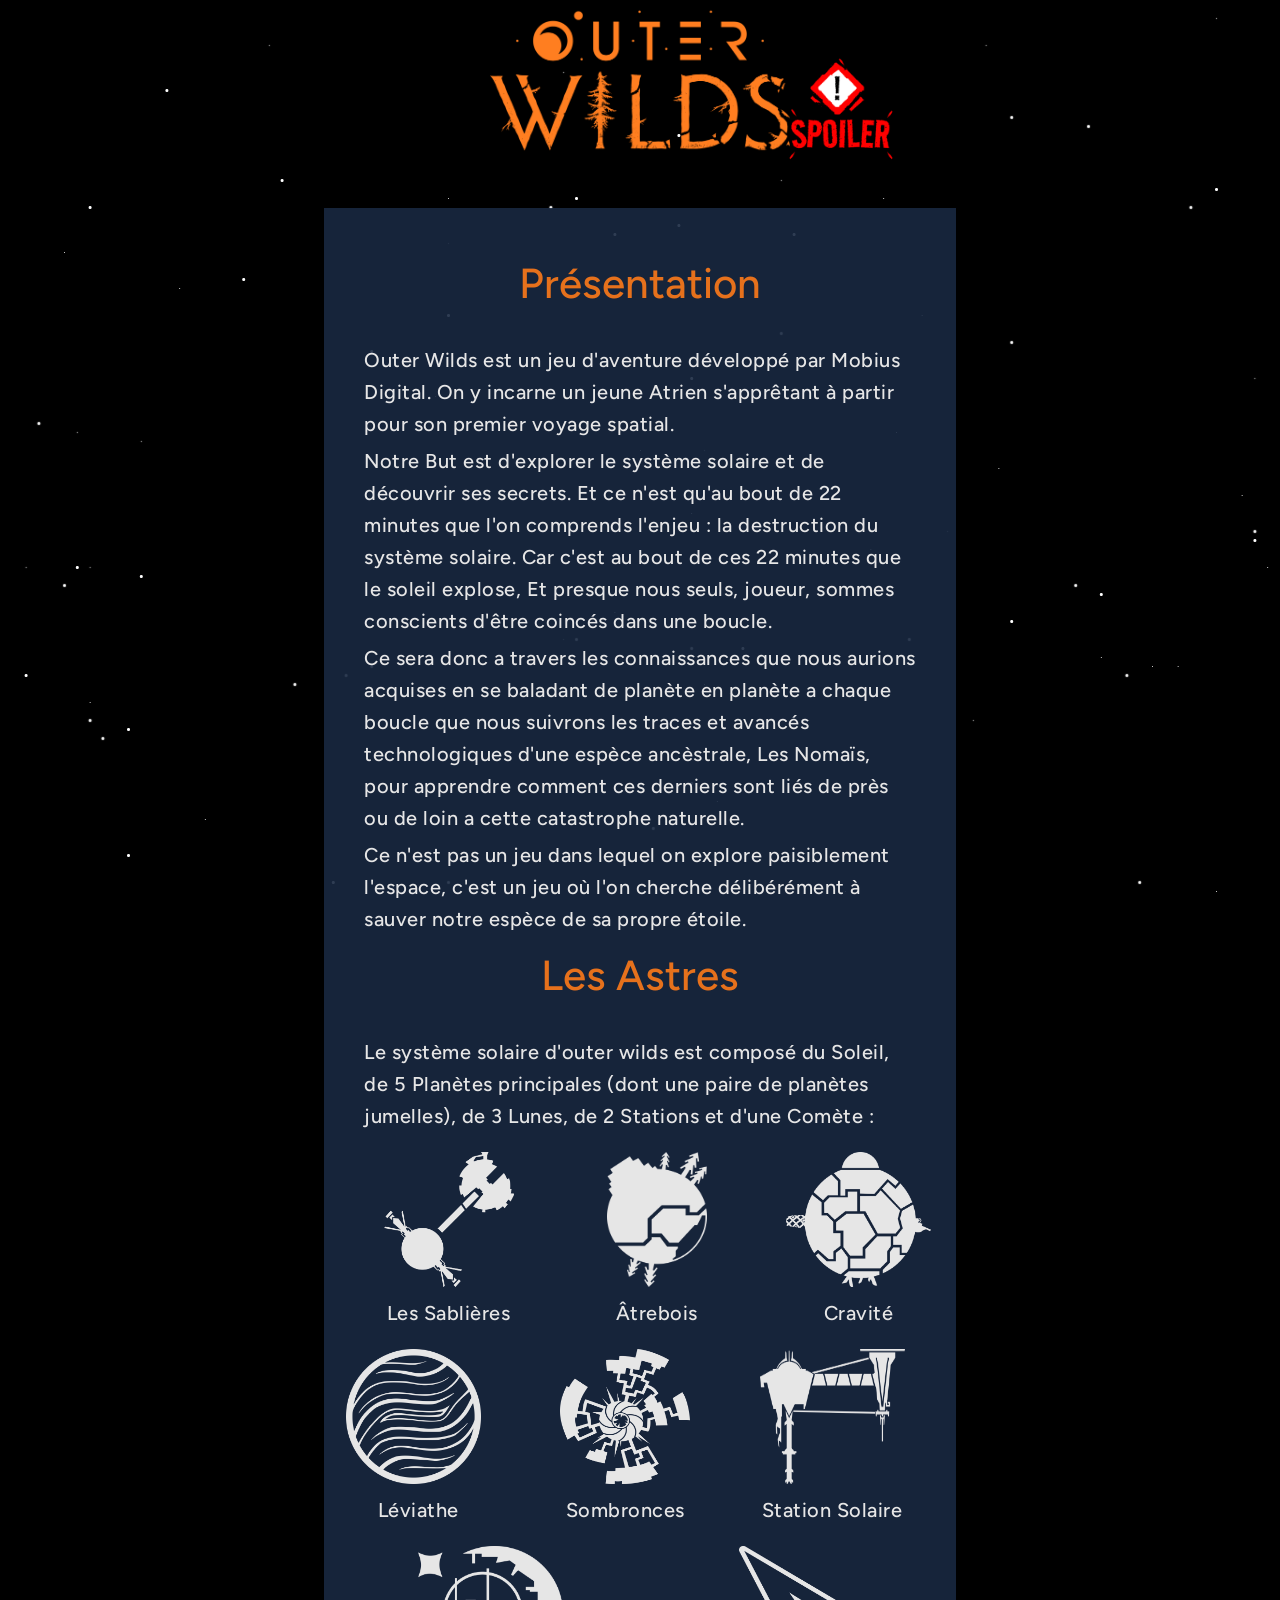
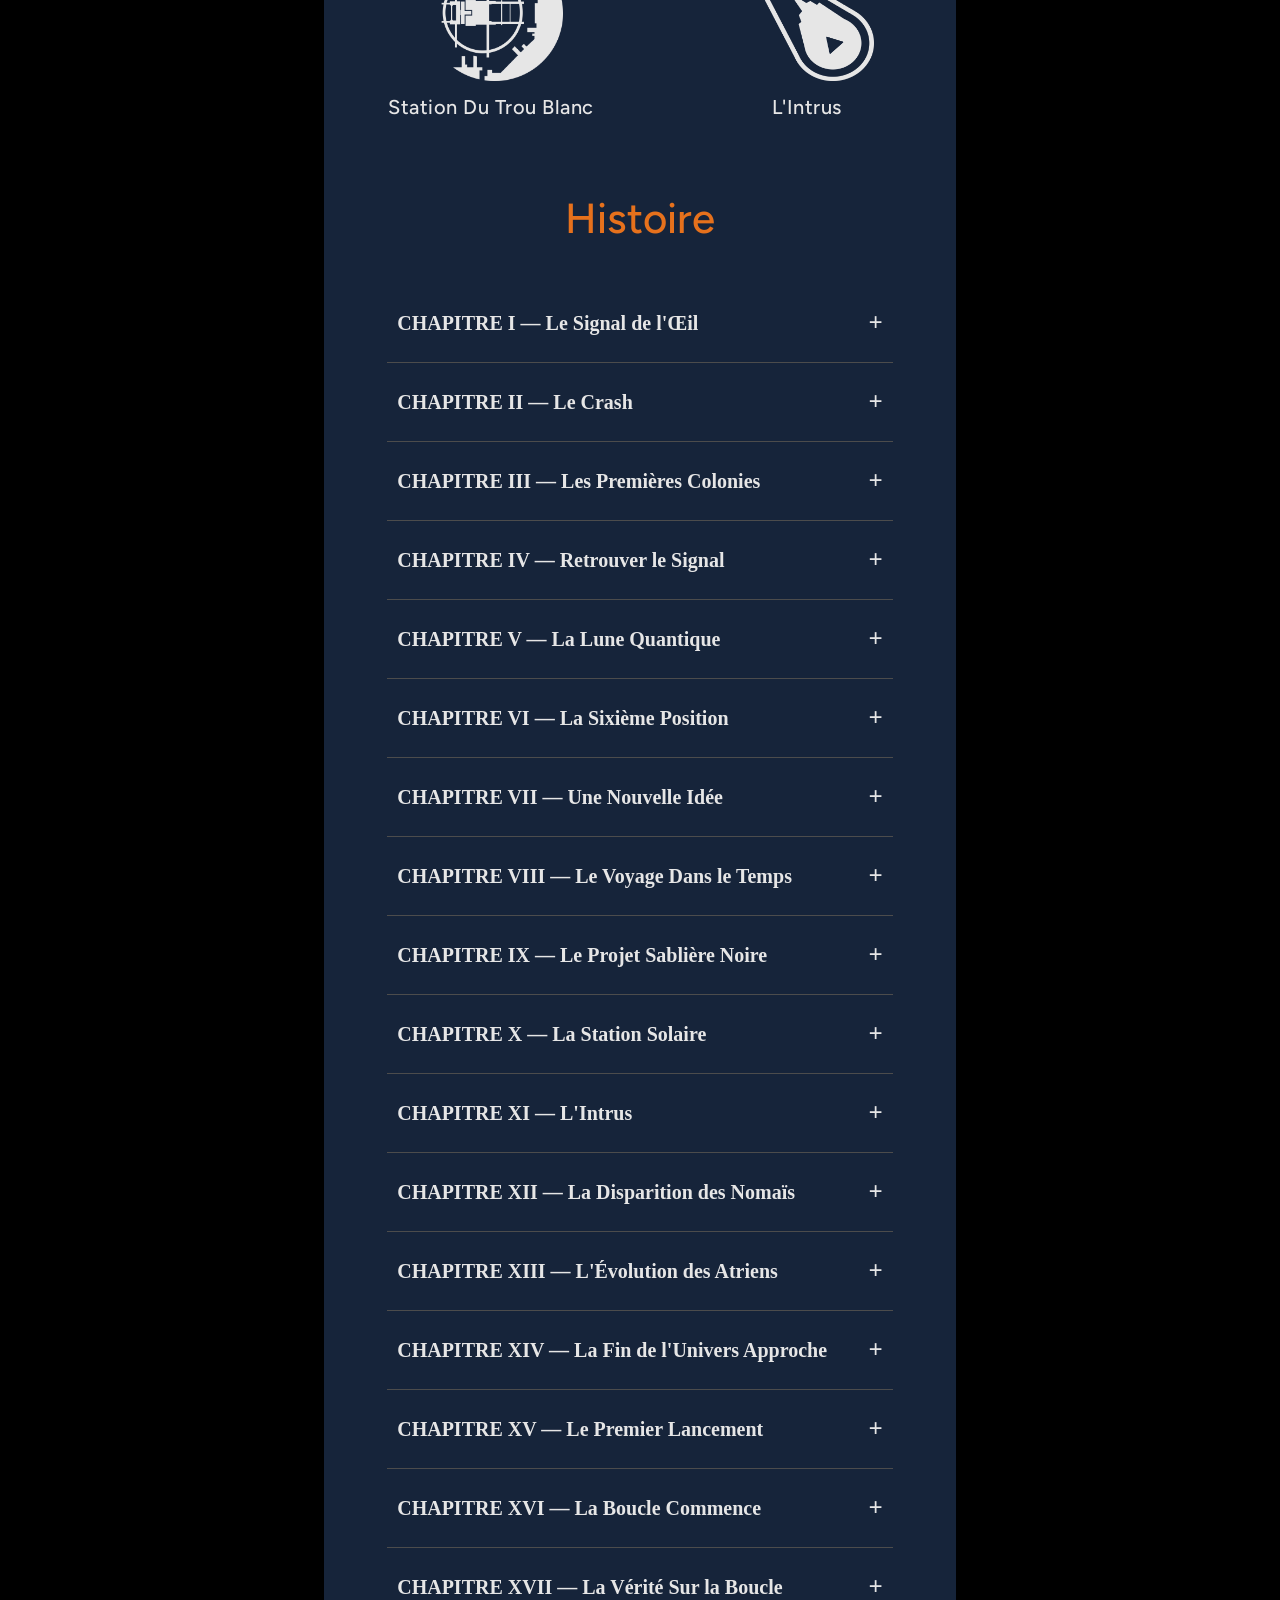
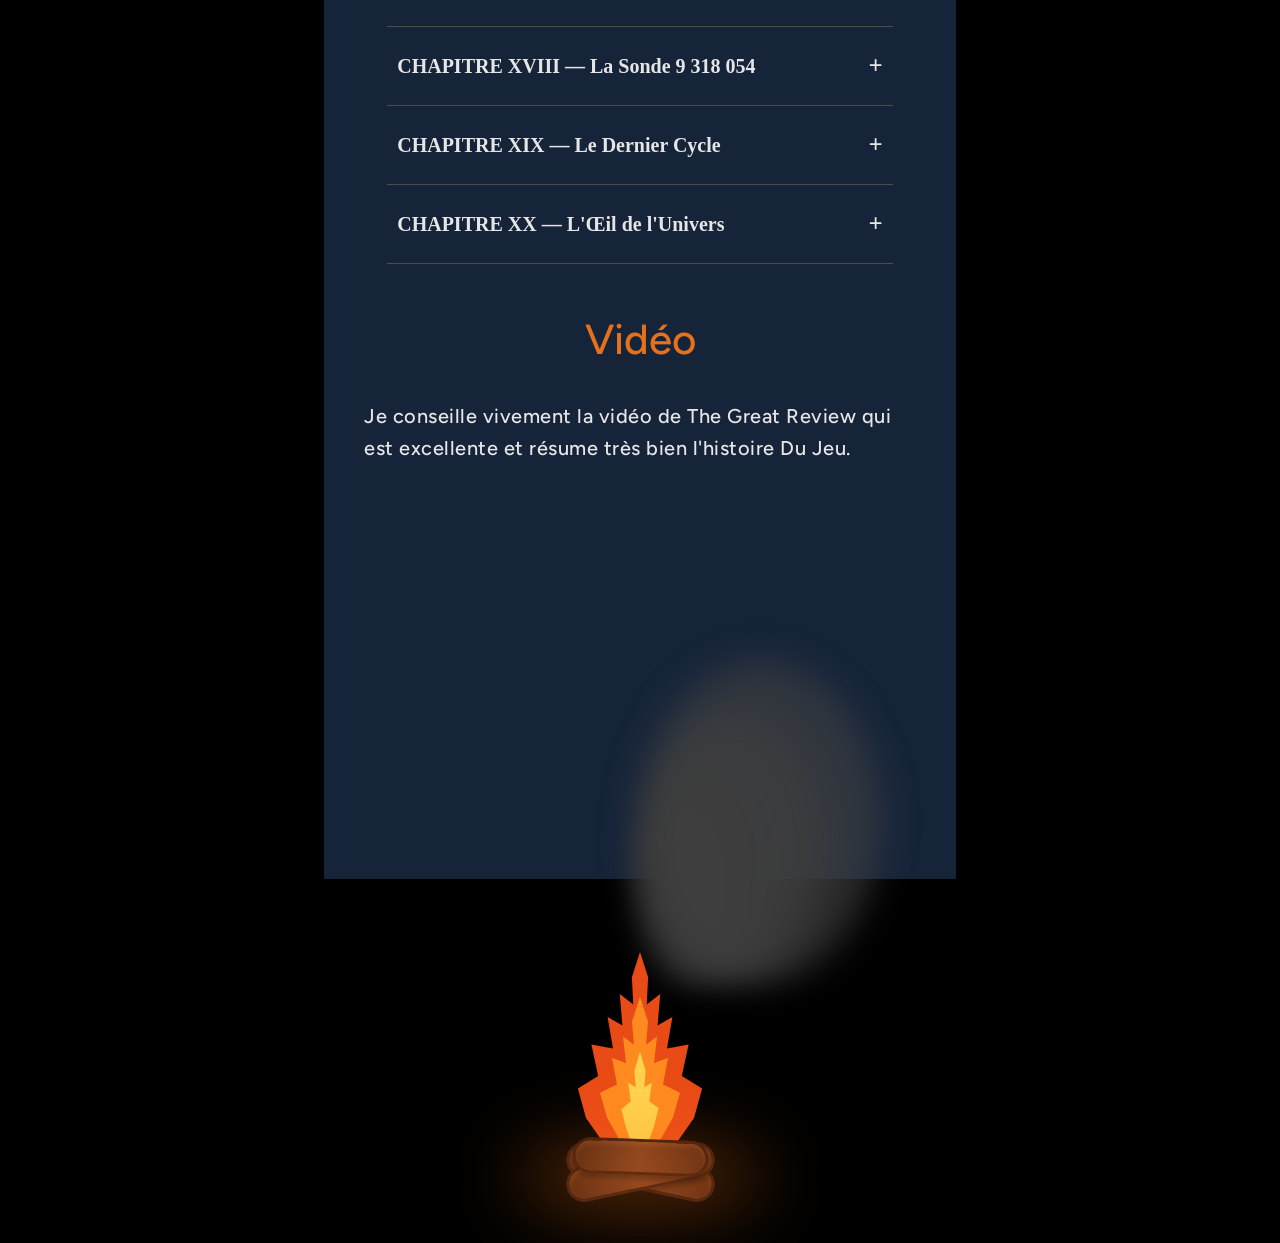
<file: index.html>
<!DOCTYPE html>
<html lang="en">
<head>
    <meta charset="UTF-8">
    <meta name="viewport" content="width=device-width, initial-scale=1.0">
    <title>Outer Wilds</title>
    <link rel="stylesheet" href="style.css">
    <link href="https://fonts.googleapis.com/css2?family=Archivo+Black&family=Bebas+Neue&family=Syne+Tactile&display=swap" rel="stylesheet">
    <link href="https://fonts.googleapis.com/css2?family=Archivo+Black&family=Figtree:ital,wght@0,300..900;1,300..900&display=swap" rel="stylesheet">
</head>
<body>
    <header>
        <img class="logo" src="images/Logo.png" alt="Outer Wilds Logo">
        <img class="spoiler" src="images/spoiler.png" alt="Spoiler Alert">
    </header>
    <main>
        <div class="back"></div>
        <div class="rectangle_1">
            <div class="rectangle_2">
                <h2 class = "présentation">Présentation</h2>
                <p>Outer Wilds est un jeu d'aventure développé par Mobius Digital. On y incarne un jeune Atrien s'apprêtant à partir pour son premier voyage spatial.</p>
                <p>Notre But est d'explorer le système solaire et de découvrir ses secrets. Et ce n'est qu'au bout de 22 minutes que l'on comprends l'enjeu : la destruction du système solaire. Car c'est au bout de ces 22 minutes que le soleil explose, Et presque nous seuls, joueur, sommes conscients d'être coincés dans une boucle. </p>
                <p>Ce sera donc a travers les connaissances que nous aurions acquises en se baladant de planète en planète a chaque boucle que nous suivrons les traces et avancés technologiques d'une espèce ancèstrale, Les Nomaïs, pour apprendre comment ces derniers sont liés de près ou de loin a cette catastrophe naturelle. </p>
                <p>Ce n'est pas un jeu dans lequel on explore paisiblement l'espace, c'est un jeu où l'on cherche délibérément à sauver notre espèce de sa propre étoile. </p>
                <h2>Les Astres</h2>
                <p>Le système solaire d'outer wilds est composé  du Soleil, de 5 Planètes principales (dont une paire de planètes jumelles), de 3 Lunes, de 2 Stations et d'une Comète : </p>
                <div class = "planètes">
                <a class="lien_img sable" href="sablieres.html" target="_blank"><img class = "Sablières" src="images/Planets/hourglass-twins.png" alt="Les Sablières"><p class="noms">Les Sablières</p></a>
                <a class="lien_img" href="atrebois.html" target="_blank"><img class = "Atrebois" src="images/Planets/timberhearth.png" alt="Ätrebois"><p class= noms>Âtrebois</p></a>
                <a class="lien_img" href="cravite.html" target="_blank"><img class = "Cravité" src="images/Planets/brittle-hollow.png" alt="Cravité"><p class="noms">Cravité</p></a>
                <a class="lien_img" href="leviathe.html" target="_blank"><img class = "Léviathe" src="images/Planets/giants-deep.png" alt="Léviathe"><p class="noms">Léviathe</p></a>
                <a class="lien_img" href="sombronces.html" target="_blank"><img class = "Sombronces" src="images/Planets/dark-bramble.png" alt="Sombronces"><p class="noms">Sombronces</p></a>
                <a class="lien_img sol" href="station-solaire.html" target="_blank"><img class = "Station_Solaire" src="images/Planets/sun-station.png" alt="Station Solaire"><p class="noms">Station Solaire</p></a>
                <a class="lien_img trou" href="trou-blanc.html" target="_blank"><img class = "Trou_Blanc" src="images/Planets/white-hole-station.png" alt="Station Du Trou Blanc"><p class="noms">Station Du Trou Blanc</p></a>
                <a class="lien_img intr" href="intrus.html" target="_blank"><img class = "Intrus" src="images/Planets/interloper.png" alt="Intrus"><p class="noms">L'Intrus</p></a>
                </div>
                <h2 class="histoire">Histoire</h2>

                <div class="chapitres">

                    <details class="chapitre">
                        <summary>CHAPITRE I — Le Signal de l'Œil</summary>

                        <div class="chapitre-contenu">
                            <p>Bien avant l'arrivée des Nomaïs dans le système solaire, ceux-ci voyagent à travers l'espace à bord du Vaisseau. Un jour, ils captent un mystérieux signal provenant d'une région inconnue de l'univers.</p>
                            <p>Ce signal vient de l'Œil de l'Univers.</p>
                            <p>Intrigués par ce phénomène qu'ils ne comprennent pas, les Nomaïs décident de suivre le signal à travers l'espace. Leur voyage les mènera finalement vers un système solaire encore inconnu.</p>
                            </div>
                        </details>

                    <details class="chapitre">
                        <summary>CHAPITRE II — Le Crash</summary>

                        <div class="chapitre-contenu">
                            <p>Les Nomaïs tentent d'utiliser leur technologie de distorsion pour rejoindre directement l'origine du signal.</p>
                            <p>Mais leur tentative échoue.</p>
                            <p>Au lieu d'atteindre l'Œil, le Vaisseau est attiré dans Sombronces et se retrouve piégé à l'intérieur de la planète.</p>
                            <p>Pour sauver leurs vies, les Nomaïs lancent leurs trois capsules de survie.</p>
                            <p>Deux d'entre elles atteignent différentes planètes du système. La troisième est perdue dans Sombronces.</p>
                            <p>Les Nomaïs viennent de perdre leur moyen de rentrer chez eux.</p>
                        </div>
                    </details>

                    <details class="chapitre">
                        <summary>CHAPITRE III — Les Premières Colonies</summary>

                        <div class="chapitre-contenu">
                            <p>Les survivants commencent à explorer leur nouvel environnement.</p>
                            <p>Une partie des Nomaïs s'installe sur Cravité, tandis qu'une autre colonise la Sablière Rouge.</p>
                            <p>Ils construisent leurs premières villes et commencent à explorer les autres planètes.</p>
                            <p>Ils découvrent également des poissons à quatres yeux vivant sur Âtrebois : c'étaient les ancêtres des Atriens.</p>
                            <p>Malgré leur situation, les Nomaïs n'abandonnent pas leur objectif initial.</p>
                            <p>Ils veulent retrouver l'Œil.</p>
                        </div>
                    </details>

                    <details class="chapitre">
                        <summary>CHAPITRE IV — Retrouver le Signal</summary>

                        <div class="chapitre-contenu">
                            <p>Les Nomaïs cherchent à comprendre pourquoi le signal de l'Œil les a conduits jusqu'ici avant de disparaître.</p>
                            <p>Ils construisent plusieurs dispositifs pour tenter de localiser l'Œil, dont le Localisateur de l'Œil à l'Observatoire Sud de Cravité.</p>
                            <p>Mais leurs recherches échouent.</p>
                            <p>Ils savent que l'Œil existe.</p>
                            <p>Ils savent qu'ils ont suivi son signal.</p>
                            <p>Mais ils n'ont aucune idée de l'endroit où il se trouve.</p>
                        </div>
                    </details>

                    <details class="chapitre">
                        <summary>CHAPITRE V — La Lune Quantique</summary>

                        <div class="chapitre-contenu">
                            <p>Les Nomaïs découvrent un phénomène extraordinaire : une lune capable de changer de position lorsqu'elle n'est pas observée.</p>
                            <p>Ils commencent à étudier la Lune Quantique et découvrent les règles qui régissent les phénomènes quantiques.</p>
                            <p>Ils apprennent notamment que la Lune peut exister autour de plusieurs planètes simultanément, selon l'endroit où elle est observée.</p>
                            <p>Ils savent que l'Œil existe.</p>
                            <p>Mais une chose les intrigue davantage encore :</p>
                            <p>la Lune possède une sixième position.</p>
                        </div>
                    </details>

                    <details class="chapitre">
                        <summary>CHAPITRE VI — La Sixième Position</summary>

                        <div class="chapitre-contenu">
                            <p>Les Nomaïs comprennent que cette sixième position n'est liée à aucune planète du système.</p>
                            <p>Elle est liée à quelque chose de beaucoup plus grand.</p>
                            <p>Ils découvrent que la Lune Quantique est en réalité une sorte de satellite de l'Œil de l'Univers.</p>
                            <p>Une Nomaï nommée Solanum décide alors d'entreprendre le voyage jusqu'à cette sixième position.</p>
                            <p>Elle atteint l'Orbite de l'Œil.</p>
                            <p>Mais son contact avec celui-ci provoque un phénomène quantique qui la laisse dans un état particulier : elle est morte depuis le point de vue des autres positions de la Lune, mais continue d'exister dans sa sixième position sans avoir conscience de sa mort.</p>
                            <p>Les Nomaïs savent désormais que l'Œil est réel.</p>
                            <p>Mais ils ne savent toujours pas comment le rejoindre.</p>
                        </div>
                    </details>

                    <details class="chapitre">
                        <summary>CHAPITRE VII — Une Nouvelle Idée</summary>

                        <div class="chapitre-contenu">
                            <p>Les Nomaïs cherchent une nouvelle méthode pour localiser l'Œil.</p>
                            <p>Ils imaginent envoyer une sonde dans l'espace afin de rechercher ses coordonnées, en estimant qu'une sonde aurait besoin d'un trajet de 22 minutes pour atteindre l'Œil.</p>
                            <p>Mais une seule sonde n'aurait presque aucune chance de trouver l'Œil.</p>
                            <p>Il faudrait pouvoir recommencer l'expérience des milliers, voire des millions de fois.</p>
                            <p>Les Nomaïs commencent alors à étudier un phénomène qui pourrait rendre cela possible :</p>
                            <p>le voyage dans le temps.</p>
                        </div>
                    </details>

                    <details class="chapitre">
                        <summary>CHAPITRE VIII — Le Voyage Dans le Temps</summary>

                        <div class="chapitre-contenu">
                            <p>Dans le Laboratoire des Hautes Énergies situé sur la sablière rouge, les Nomaïs expérimentent avec les trous noirs et les trous blancs.</p>
                            <p>Ils découvrent qu'un objet peut ressortir d'un trou blanc avant même d'être entré dans le trou noir.</p>
                            <p>Ils comprennent alors qu'il est possible d'envoyer de la matière et des informations dans le passé.</p>
                            <p>Mais la distance temporelle dépend directement de la quantité d'énergie utilisée.</p>
                            <p>Ils découvrent qu'une quantité phénoménale d'énergie leur permettrait d'envoyer des informations 22 minutes dans le passé.</p>
                            <p>Une idée commence alors à prendre forme.</p>
                        </div>
                    </details>

                    <details class="chapitre">
                        <summary>CHAPITRE IX — Le Projet Sablière Noire</summary>

                        <div class="chapitre-contenu">
                            <p>Les Nomaïs conçoivent le Projet Sablière Noire.</p>
                            <p>Leur objectif est de créer une boucle temporelle permettant de recommencer indéfiniment la recherche de l'Œil.</p>
                            <p>Une sonde serait lancée dans une direction.</p>
                            <p>Elle chercherait l'Œil.</p>
                            <p>Puis ses données seraient envoyées 22 minutes dans le passé.</p>
                            <p>Le canon recevrait ces informations et lancerait une nouvelle sonde dans une autre direction.</p>
                            <p>Le processus continuerait jusqu'à ce que l'Œil soit trouvé.</p>
                            <p>Mais une telle machine nécessiterait une quantité d'énergie gigantesque.</p>
                            <p>Les Nomaïs ne voient alors qu'une solution :</p>
                            <p>Une supernova.</p>
                        </div>
                    </details>

                    <details class="chapitre">
                        <summary>CHAPITRE X — La Station Solaire</summary>

                        <div class="chapitre-contenu">
                            <p>Les Nomaïs construisent une gigantesque station autour du Soleil : la Station Solaire.</p>
                            <p>Son rôle est de provoquer artificiellement une supernova.</p>
                            <p>L'énergie libérée par l'explosion serait utilisée pour alimenter le Projet Sablière Noire.</p>
                            <p>Le projet est presque prêt.</p>
                            <p>Les Nomaïs activent la Station Solaire.</p>
                            <p>Mais le Soleil ne réagit pas.</p>
                            <p>La station est incapable de provoquer son explosion.</p>
                            <p>Le Projet Sablière Noire ne peut donc pas encore fonctionner.</p>
                        </div>
                    </details>

                    <details class="chapitre">
                        <summary>CHAPITRE XI — L'Intrus</summary>

                        <div class="chapitre-contenu">
                            <p>Alors que les Nomaïs cherchent une autre solution, un étrange objet apparaît dans le système solaire.</p>
                            <p>Ils le nomment l'Intrus.</p>
                            <p>Les Nomaïs décident de l'explorer.</p>
                            <p>À l'intérieur, ils découvrent une matière inconnue extrêmement dangereuse : la matière fantôme.</p>
                            <p>Ils comprennent que l'Intrus contient une quantité immense de cette matière sous une pression considérable.</p>
                            <p>Mais avant qu'ils puissent trouver une solution, l'Intrus se fracture.</p>
                        </div>
                    </details>

                    <details class="chapitre">
                        <summary>CHAPITRE XII — La Disparition des Nomaïs</summary>

                        <div class="chapitre-contenu">
                            <p>La matière fantôme se libère brutalement.</p>
                            <p>Elle se répand à travers tout le système solaire.</p>
                            <p>Tous les Nomaïs présents à ce moment-là sont tués.</p>
                            <p>Leur civilisation disparaît en l'espace d'un instant.</p>
                            <p>Le Projet Sablière Noire n'est jamais terminé.</p>
                            <p>La Station Solaire reste inactive.</p>
                            <p>Le canon orbital reste inutilisé.</p>
                            <p>L'Œil demeure hors de portée.</p>
                            <p>Les ruines des Nomaïs resteront seules pendant des centaines de milliers d'années.</p>
                        </div>
                    </details>

                    <details class="chapitre">
                        <summary>CHAPITRE XIII — L'Évolution des Atriens</summary>

                        <div class="chapitre-contenu">
                            <p>Pendant ce temps, les ancêtres des Atriens continuent de vivre sur Âtrebois.</p>
                            <p>Les générations passent.</p>
                            <p>L'espèce évolue.</p>
                            <p>Elle quitte progressivement les océans et développe une civilisation capable d'utiliser les technologies laissées par les Nomaïs.</p>
                            <p>Des centaines de milliers d'années après leur disparition, les Atriens deviennent à leur tour une civilisation spatiale.</p>
                            <p>Ils redécouvrent les ruines Nomaïs.</p>
                            <p>Le canon orbital reste inutilisé.</p>
                            <p>Ils étudient leur histoire.</p>
                            <p>Et finissent par construire leur propre programme spatial.</p>
                        </div>
                    </details>

                    <details class="chapitre">
                        <summary>CHAPITRE XIV — La Fin de l'Univers Approche</summary>

                        <div class="chapitre-contenu">
                            <p>Pendant toutes ces années, quelque chose d'autre se produit à une échelle bien plus grande.</p>
                            <p>L'univers vieillit.</p>
                            <p>Les étoiles commencent à mourir.</p>
                            <p>Le Soleil du système solaire arrive lui aussi au terme naturel de son existence.</p>
                            <p>Il ne reste plus beaucoup de temps avant qu'il ne se transforme en supernova.</p>
                            <p>Sans le savoir, les Atriens vivent les dernières minutes de leur univers.</p>
                        </div>
                    </details>

                    <details class="chapitre">
                        <summary>CHAPITRE XV — Le Premier Lancement</summary>

                        <div class="chapitre-contenu">
                            <p>Le jour du premier lancement de Notre Atrien arrive.</p>
                            <p>Nous nous apprêtons à devenir explorateur spatial.</p>
                            <p>Avant notre départ, on découvre une statue Nomaï.</p>
                            <p>Lorsque l'on l'observe, celle-ci s'active brièvement.</p>
                            <p>Meme si on ne comprend pas ce qui vient de se passer.</p>
                            <p>On monte à bord de notre vaisseau et quittons Âtrebois.</p>
                            <p>Notre premier voyage commence.</p>
                        </div>
                    </details>

                    <details class="chapitre">
                        <summary>CHAPITRE XVI — La Boucle Commence</summary>

                        <div class="chapitre-contenu">
                            <p>Pendant notre exploration, nous découvrirons les ruines des Nomaïs et tenterons de comprendre leur histoire.</p>
                            <p>Puis, après environ 22 minutes...</p>
                            <p>le Soleil explose.</p>
                            <p>Mais au lieu de simplement mourir, on se réveille au début de notre voyage.</p>
                            <p>Mais avant notre reveil, nous revoyons les visions de La statue Nomaï.</p>
                            <p>On comprendra progressivement qu'on est coincé dans une boucle temporelle de 22 minutes.</p>
                            <p>Chaque fois que le Soleil explose, nos souvenirs sont renvoyés 22 minutes dans le passé.</p>
                        </div>
                    </details>

                    <details class="chapitre">
                        <summary>CHAPITRE XVII — La Vérité Sur la Boucle</summary>

                        <div class="chapitre-contenu">
                            <p>En explorant les ruines, nous découvrirons enfin ce que les Nomaïs n'ont jamais pu voir.</p>
                            <p>Le Projet Sablière Noire fonctionne.</p>
                            <p>La mort naturelle du Soleil fournit exactement l'énergie nécessaire au projet.</p>
                            <p>Le canon orbital lance une sonde.</p>
                            <p>La supernova envoie les données dans le passé.</p>
                            <p>Puis une nouvelle sonde est lancée.</p>
                            <p>Encore.</p>
                            <p>Et encore.</p>
                            <p>Des millions de fois.</p>
                            <p>Jusqu'à ce qu'une sonde réussisse enfin à trouver l'Œil.</p>
                        </div>
                    </details>

                    <details class="chapitre">
                        <summary>CHAPITRE XVIII — La Sonde 9 318 054</summary>

                        <div class="chapitre-contenu">
                            <p>Après 9 318 054 tentatives, la sonde trouve finalement l'Œil de l'Univers.</p>
                            <p>Ses coordonnées sont enregistrées.</p>
                            <p>Le Projet Sablière Noire a accompli sa mission.</p>
                            <p>Les statues Nomaïs activent alors leur système de mémoire afin de transmettre les informations de la boucle.</p>
                            <p>L'une d'elles est connectée a nous.</p>
                            <p>Une autre est connectée à Gabbro, habitant de Léviathe.</p>
                            <p>Et la dernière est connectée au module de pistage de la sonde, servant à enregistrer les coordonnées de l'Œil.</p>
                        </div>
                    </details>

                    <details class="chapitre">
                        <summary>CHAPITRE XIX — Le Dernier Cycle</summary>

                        <div class="chapitre-contenu">
                            <p>Nous comprenons enfin que le Soleil ne peut pas être sauvé.</p>
                            <p>Il n'est pas détruit par le Projet Sablière Noire.</p>
                            <p>Il meurt simplement de vieillesse.</p>
                            <p>Et l'univers entier est en train de suivre le même chemin.</p>
                            <p>La seule chose qui reste à faire est d'utiliser les coordonnées de l'Œil.</p>
                            <p>On retire donc le Générateur de distortions du Projet Cendrier Noir, mettant définitivement fin à la boucle.</p>
                            <p>On se rend ensuite jusqu'au Vaisseau Nomaï abandonné dans Sombronces.</p>
                            <p>On répare le Vaisseau.</p>
                            <p>Entre les coordonnées de l'Œil.</p>
                            <p>Et effectue une dernière distorsion.</p>
                        </div>
                    </details>

                    <details class="chapitre">
                        <summary>CHAPITRE XX — L'Œil de l'Univers</summary>

                        <div class="chapitre-contenu">
                            <p>On atteint enfin l'Œil.</p>
                            <p>On pénètre à l'intérieur et découvre un espace où se mélangent nos souvenirs, les lieux qu'on a visités et les personnes rencontrées durant notre voyage.</p>
                            <p>Autour d'un dernier feu de camp, les différents voyageurs se réunissent.</p>
                            <p>Leurs instruments jouent une dernière fois ensemble.</p>
                            <p>Puis nous traversons le feu.</p>
                            <p>L'ancien univers arrive à sa fin.</p>
                            <p>Les dernières étoiles disparaissent.</p>
                            <p>Tout ce qui existait touche à sa conclusion.</p>
                            <p>Mais la fin de l'univers n'est pas la fin de tout.</p>
                            <p>Un nouvel univers naît.</p>
                            <p>Et, des milliards d'années plus tard, une nouvelle forme de vie observe les étoiles.</p>
                            <p>La quête des Nomaïs n'avait jamais eu pour but de sauver leur univers.</p>
                            <p>Elle devait permettre à quelqu'un d'atteindre l'Œil pour laisser le passé derrière et écrire le futur.</p>
                            <p>Et après des centaines de milliers d'années, leur quête est enfin achevée.</p>

                        </div>
                    </details>
            </div>
                <h2 class="vid">Vidéo</h2>
                <p>Je conseille vivement la vidéo de The Great Review qui est excellente et résume très bien l'histoire Du Jeu.</p>
                <iframe class="tgr" width="560" height="315" src="https://www.youtube.com/embed/Ss6vLmLcCbU?si=fzUWZD8plPcPUeTQ" title="YouTube video player" frameborder="0" allow="accelerometer; autoplay; clipboard-write; encrypted-media; gyroscope; picture-in-picture; web-share" referrerpolicy="strict-origin-when-cross-origin" allowfullscreen></iframe>
        </div>
    </main>
    <footer>
        ---!c'est fait avec chat gpt le footer!---
    <div class="campfire">

        <div class="smoke">
            <span></span>
            <span></span>
            <span></span>
            <span></span>
        </div>

        <div class="embers">
            <i></i>
            <i></i>
            <i></i>
            <i></i>
        </div>

        <div class="flames">
            <div class="flame outer"></div>
            <div class="flame middle"></div>
            <div class="flame inner"></div>
        </div>

        <div class="logs">
            <span></span>
            <span></span>
            <span></span>
        </div>

        <div class="ground-light"></div>

    </div>
    ---!c'est fait avec chat gpt le footer!---
    </footer>
</body>
</html>
</file>
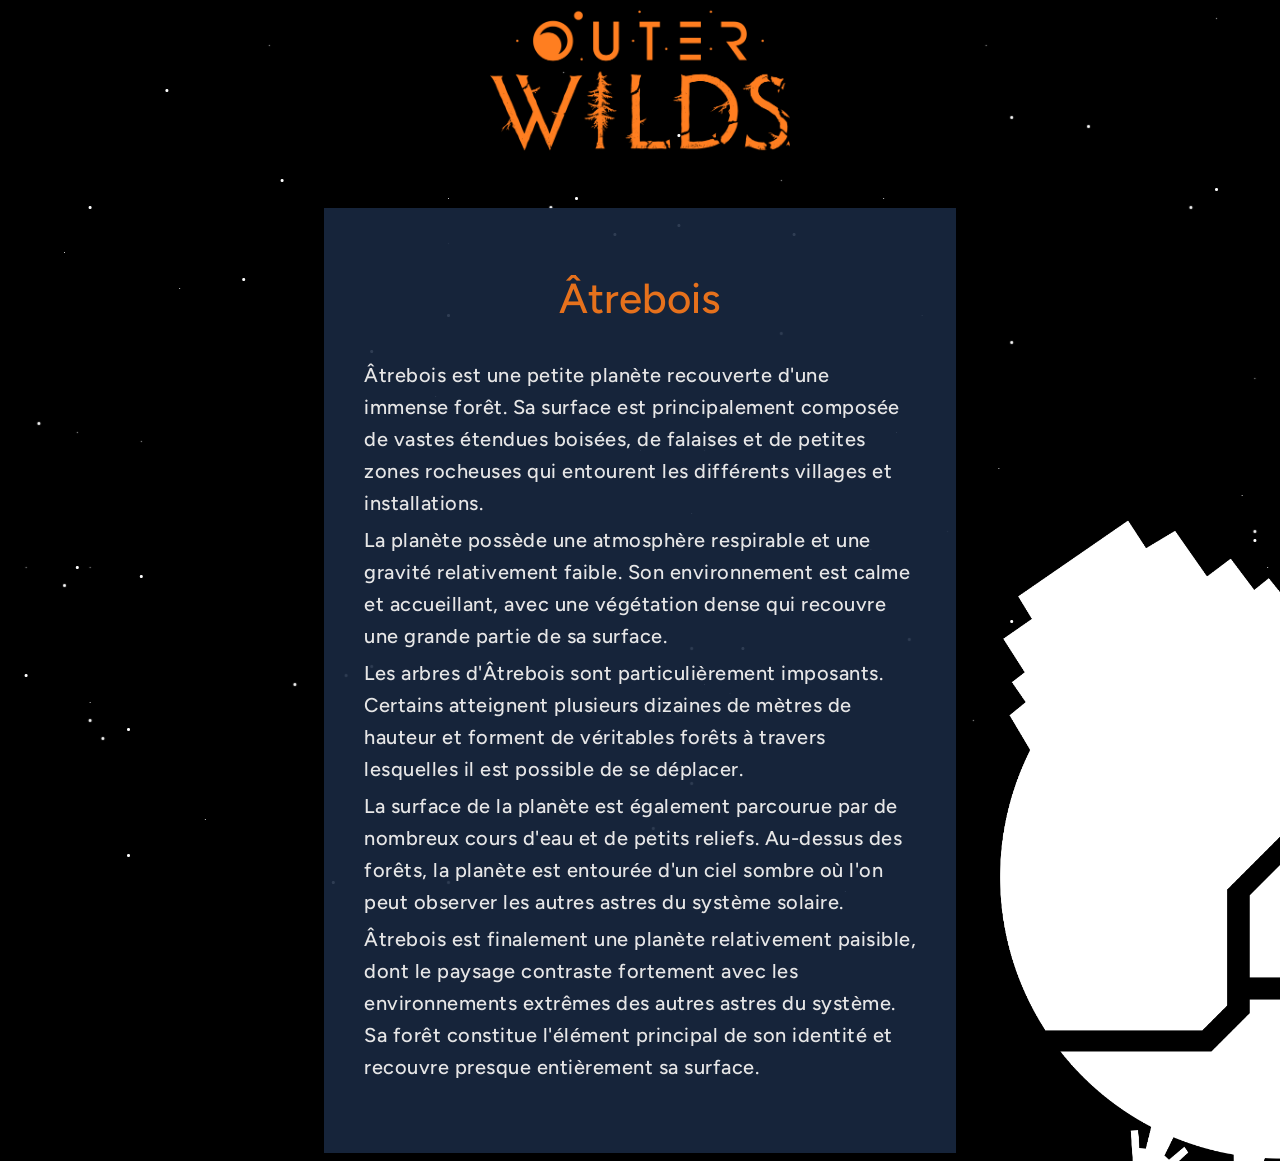
<file: atrebois.html>
<!DOCTYPE html>
<html lang="en">
<head>
    <meta charset="UTF-8">
    <meta name="viewport" content="width=device-width, initial-scale=1.0">
    <title>Âtrebois</title>
    <link rel="stylesheet" href="style_atrebois.css">
    <link href="https://fonts.googleapis.com/css2?family=Archivo+Black&family=Bebas+Neue&family=Syne+Tactile&display=swap" rel="stylesheet">
    <link href="https://fonts.googleapis.com/css2?family=Archivo+Black&family=Figtree:ital,wght@0,300..900;1,300..900&display=swap" rel="stylesheet">
</head>
<body>
    <header>
        <a href="index.html" target="_blank"><img class = "logo" src="images/Logo.png" alt="Outer Wilds Logo"></a>
    </header>
    <main>
        <div class="back"></div>
        <img class="atrebois-animation" src="images/Planets/timberhearth.png" alt="Âtrebois">
        <div class="rectangle_1">
            <div class="rectangle_2">
                <h2>Âtrebois</h2>
                <p>Âtrebois est une petite planète recouverte d'une immense forêt. Sa surface est principalement composée de vastes étendues boisées, de falaises et de petites zones rocheuses qui entourent les différents villages et installations.</p>
                <p>La planète possède une atmosphère respirable et une gravité relativement faible. Son environnement est calme et accueillant, avec une végétation dense qui recouvre une grande partie de sa surface.</p>
                <p>Les arbres d'Âtrebois sont particulièrement imposants. Certains atteignent plusieurs dizaines de mètres de hauteur et forment de véritables forêts à travers lesquelles il est possible de se déplacer.</p>
                <p>La surface de la planète est également parcourue par de nombreux cours d'eau et de petits reliefs. Au-dessus des forêts, la planète est entourée d'un ciel sombre où l'on peut observer les autres astres du système solaire.</p>
                <p>Âtrebois est finalement une planète relativement paisible, dont le paysage contraste fortement avec les environnements extrêmes des autres astres du système. Sa forêt constitue l'élément principal de son identité et recouvre presque entièrement sa surface.</p>
            </div>
        </div>  
    </main>
    <footer>
     
    </footer>
</body>
</html>
</file>
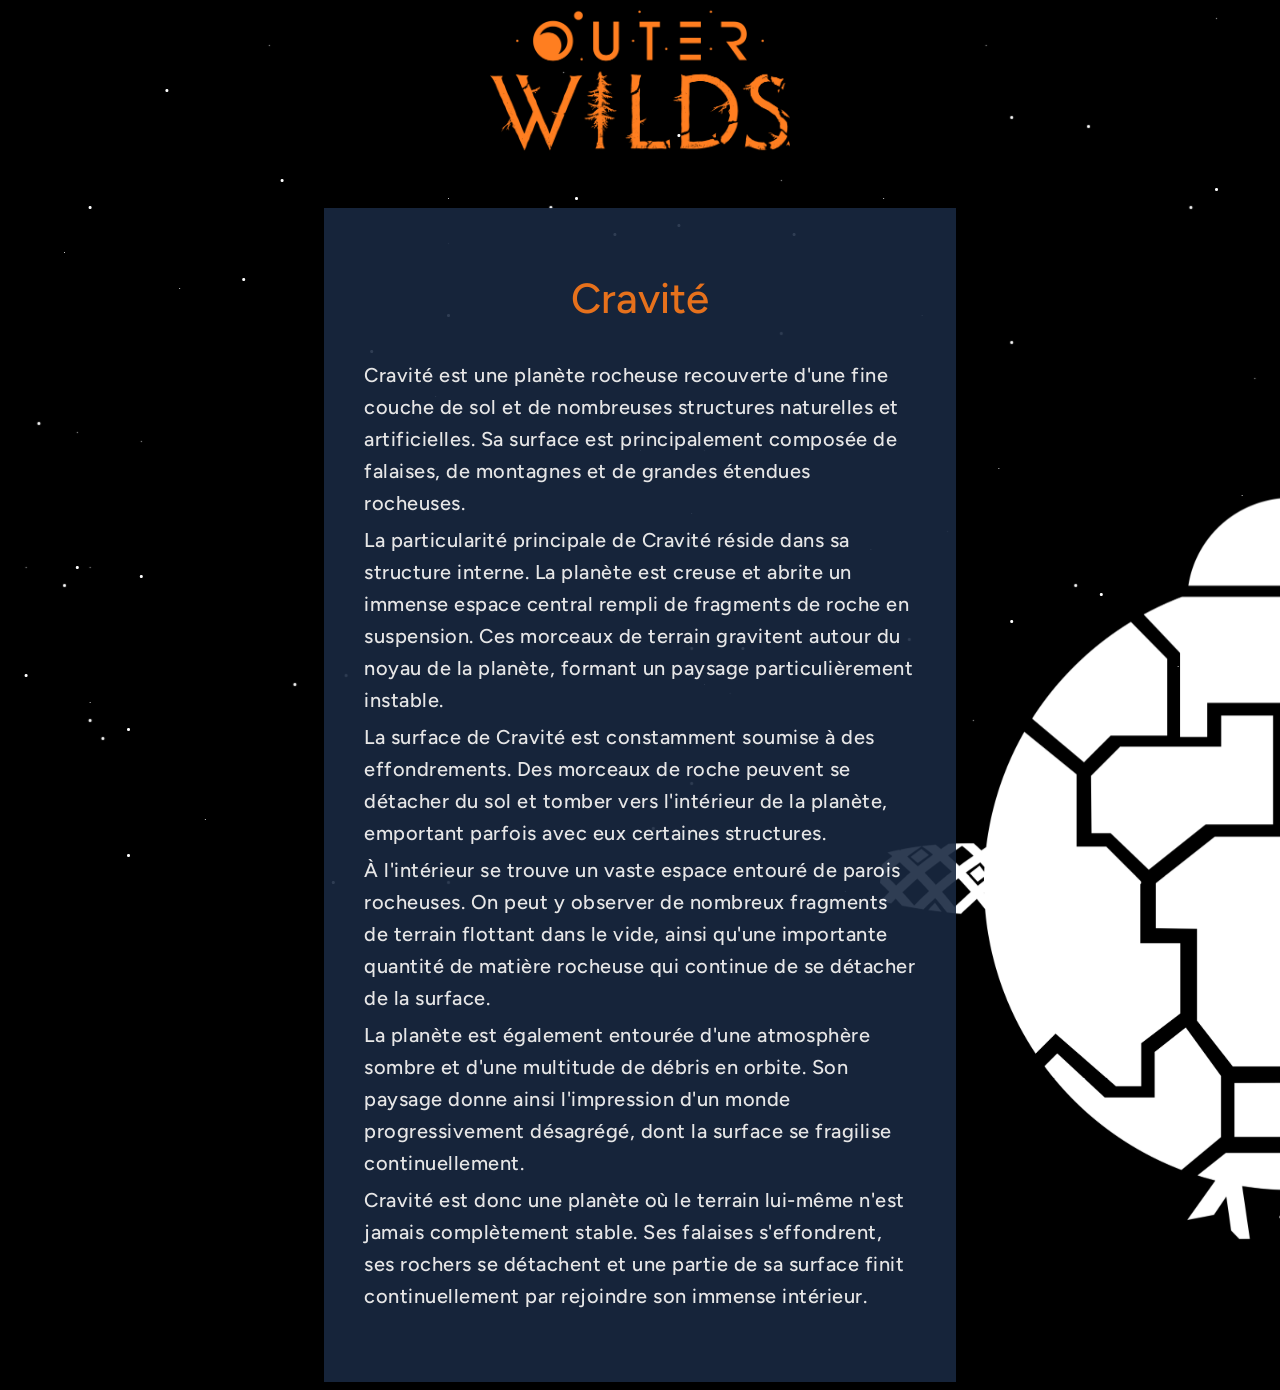
<file: cravite.html>
<!DOCTYPE html>
<html lang="en">
<head>
    <meta charset="UTF-8">
    <meta name="viewport" content="width=device-width, initial-scale=1.0">
    <title>Cravité</title>
    <link rel="stylesheet" href="style_cravite.css">
    <link href="https://fonts.googleapis.com/css2?family=Archivo+Black&family=Bebas+Neue&family=Syne+Tactile&display=swap" rel="stylesheet">
    <link href="https://fonts.googleapis.com/css2?family=Archivo+Black&family=Figtree:ital,wght@0,300..900;1,300..900&display=swap" rel="stylesheet">
</head>
<body>
    <header>
        <a href="index.html" target="_blank"><img class = "logo" src="images/Logo.png" alt="Outer Wilds Logo"></a>
    </header>
    <main>
        <div class="back"></div>
        <img class="cravite-animation" src="images/Planets/brittle-hollow.png" alt="Cravité">
        <div class="rectangle_1">
            <div class="rectangle_2">
                <h2>Cravité</h2>
                <p>Cravité est une planète rocheuse recouverte d'une fine couche de sol et de nombreuses structures naturelles et artificielles. Sa surface est principalement composée de falaises, de montagnes et de grandes étendues rocheuses.</p>
                <p>La particularité principale de Cravité réside dans sa structure interne. La planète est creuse et abrite un immense espace central rempli de fragments de roche en suspension. Ces morceaux de terrain gravitent autour du noyau de la planète, formant un paysage particulièrement instable.</p>
                <p>La surface de Cravité est constamment soumise à des effondrements. Des morceaux de roche peuvent se détacher du sol et tomber vers l'intérieur de la planète, emportant parfois avec eux certaines structures.</p>
                <p>À l'intérieur se trouve un vaste espace entouré de parois rocheuses. On peut y observer de nombreux fragments de terrain flottant dans le vide, ainsi qu'une importante quantité de matière rocheuse qui continue de se détacher de la surface.</p>
                <p>La planète est également entourée d'une atmosphère sombre et d'une multitude de débris en orbite. Son paysage donne ainsi l'impression d'un monde progressivement désagrégé, dont la surface se fragilise continuellement.</p>
                <p>Cravité est donc une planète où le terrain lui-même n'est jamais complètement stable. Ses falaises s'effondrent, ses rochers se détachent et une partie de sa surface finit continuellement par rejoindre son immense intérieur.</p>
            </div>
        </div>  
    </main>
    <footer>
     
    </footer>
</body>
</html>
</file>
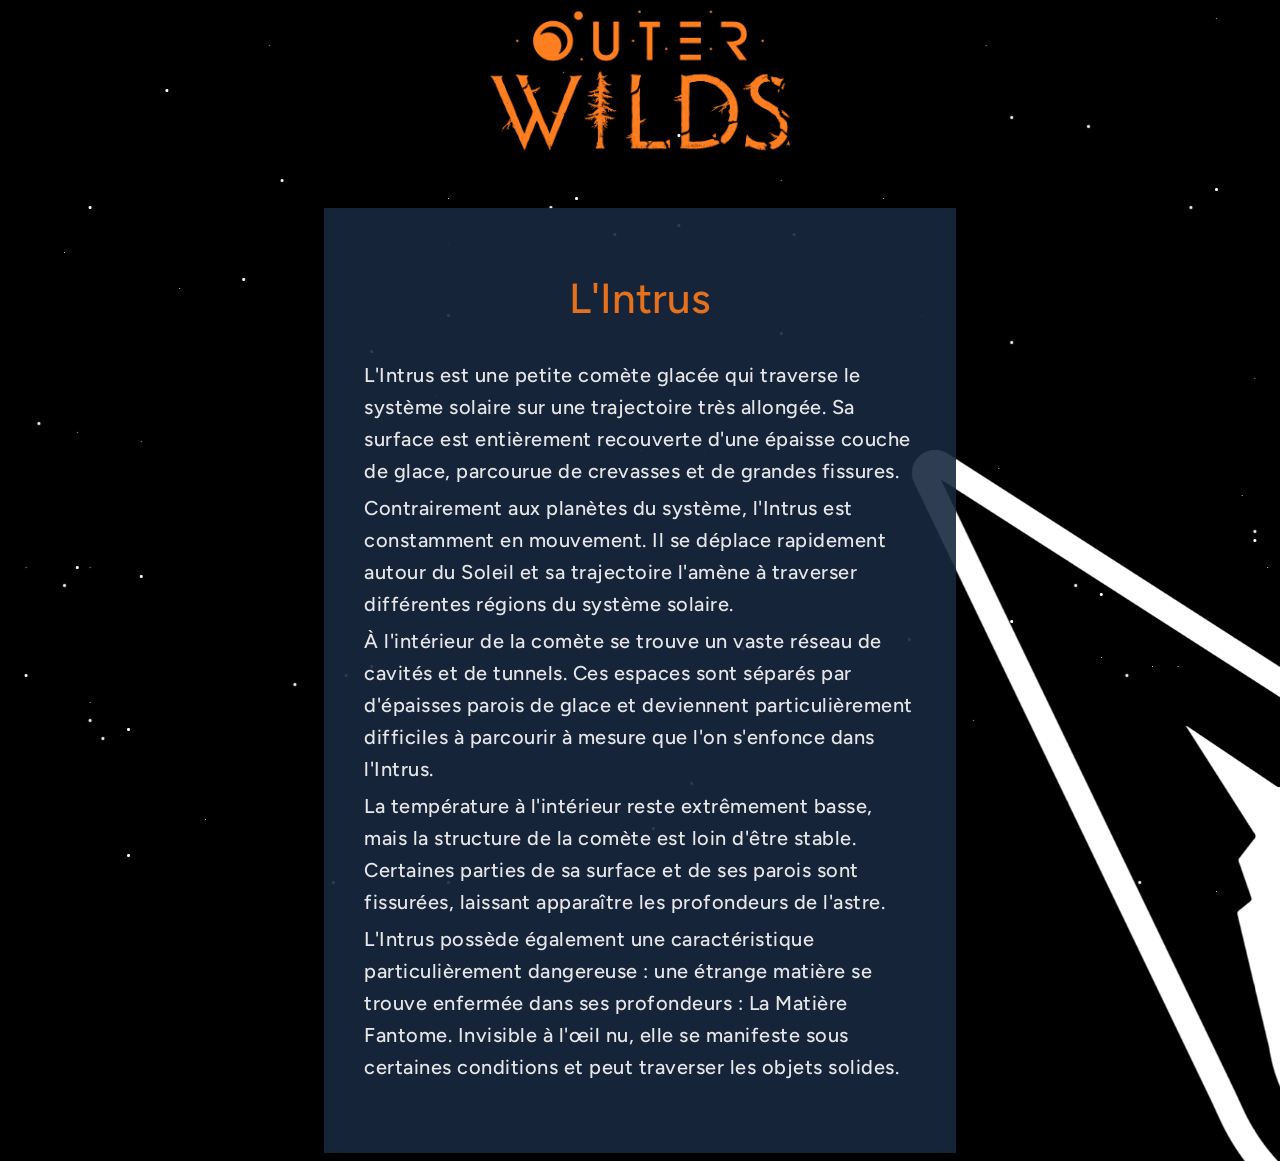
<file: intrus.html>
<!DOCTYPE html>
<html lang="en">
<head>
    <meta charset="UTF-8">
    <meta name="viewport" content="width=device-width, initial-scale=1.0">
    <title>L'Intrus</title>
    <link rel="stylesheet" href="style_intrus.css">
    <link href="https://fonts.googleapis.com/css2?family=Archivo+Black&family=Bebas+Neue&family=Syne+Tactile&display=swap" rel="stylesheet">
    <link href="https://fonts.googleapis.com/css2?family=Archivo+Black&family=Figtree:ital,wght@0,300..900;1,300..900&display=swap" rel="stylesheet">
</head>
<body>
    <header>
        <a href="index.html" target="_blank"><img class = "logo" src="images/Logo.png" alt="Outer Wilds Logo"></a>
    </header>
    <main>
        <div class="back"></div>
        <img class="intrus-animation" src="images/Planets/interloper.png" alt="L'Intrus">
        <div class="rectangle_1">
            <div class="rectangle_2">
                <h2>L'Intrus</h2>
                <p>L'Intrus est une petite comète glacée qui traverse le système solaire sur une trajectoire très allongée. Sa surface est entièrement recouverte d'une épaisse couche de glace, parcourue de crevasses et de grandes fissures.</p>
                <p>Contrairement aux planètes du système, l'Intrus est constamment en mouvement. Il se déplace rapidement autour du Soleil et sa trajectoire l'amène à traverser différentes régions du système solaire.</p>
                <p>À l'intérieur de la comète se trouve un vaste réseau de cavités et de tunnels. Ces espaces sont séparés par d'épaisses parois de glace et deviennent particulièrement difficiles à parcourir à mesure que l'on s'enfonce dans l'Intrus.</p>
                <p>La température à l'intérieur reste extrêmement basse, mais la structure de la comète est loin d'être stable. Certaines parties de sa surface et de ses parois sont fissurées, laissant apparaître les profondeurs de l'astre.</p>
                <p>L'Intrus possède également une caractéristique particulièrement dangereuse : une étrange matière se trouve enfermée dans ses profondeurs : La Matière Fantome. Invisible à l'œil nu, elle se manifeste sous certaines conditions et peut traverser les objets solides.</p>
            </div>
        </div>  
    </main>
    <footer>
     
    </footer>
</body>
</html>
</file>
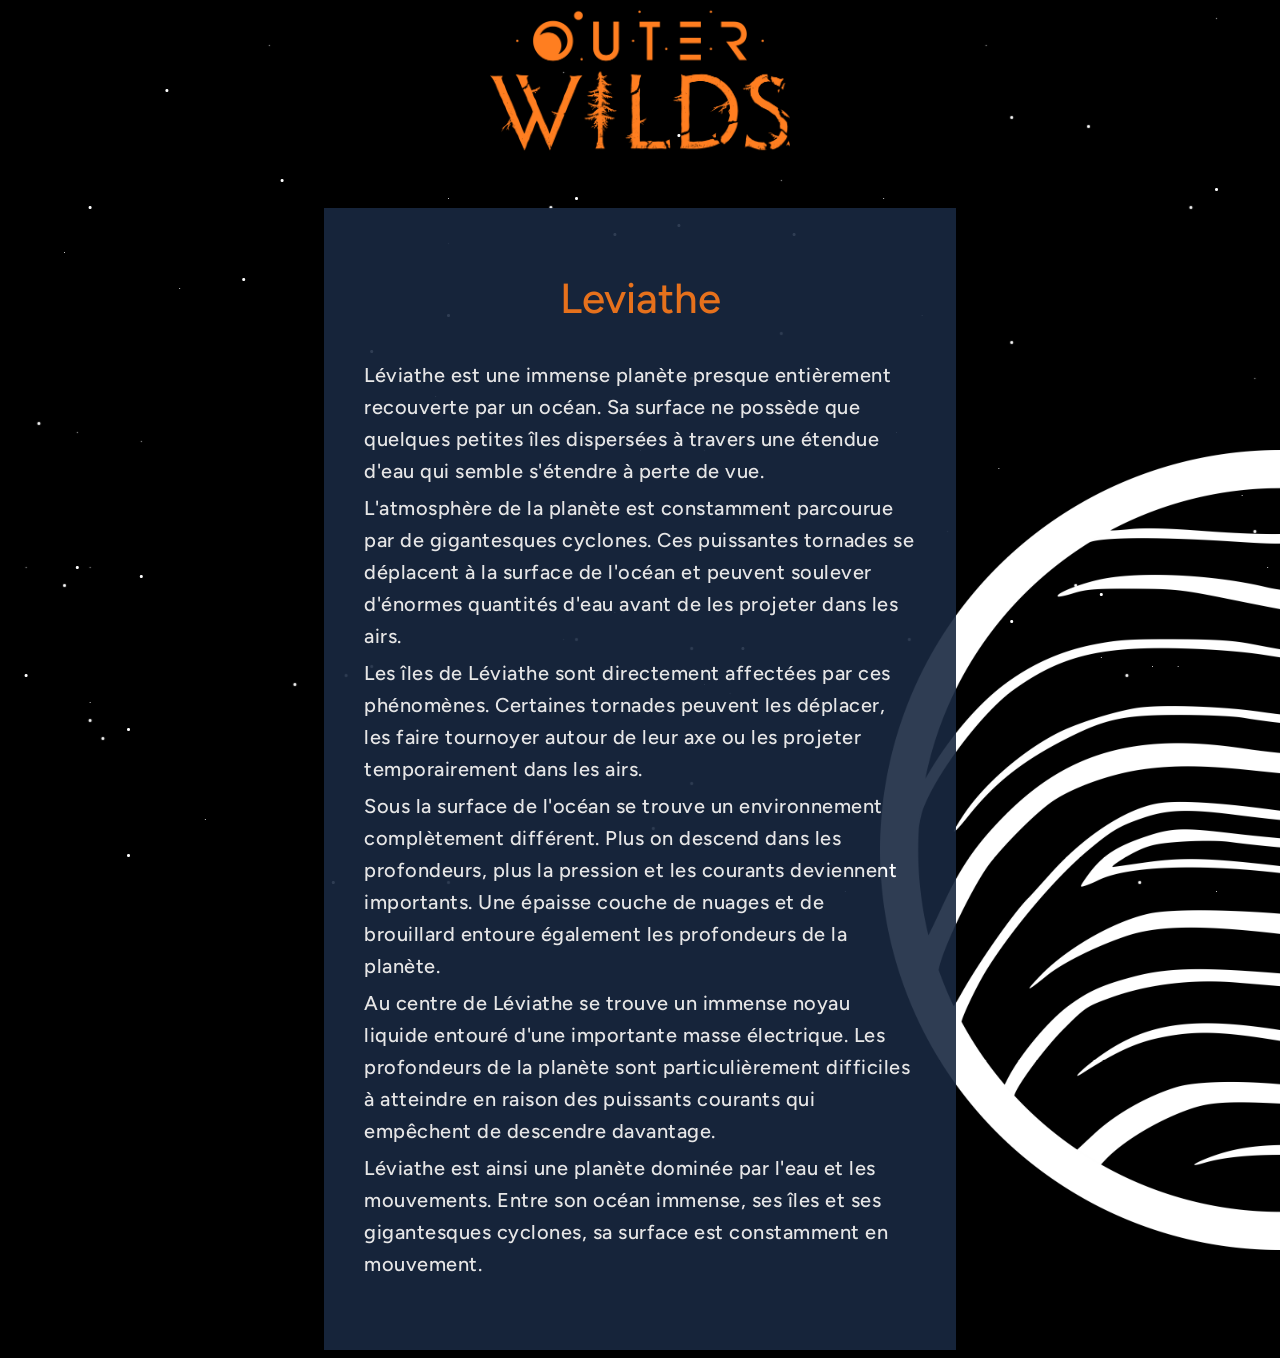
<file: leviathe.html>
<!DOCTYPE html>
<html lang="en">
<head>
    <meta charset="UTF-8">
    <meta name="viewport" content="width=device-width, initial-scale=1.0">
    <title>Leviathe</title>
    <link rel="stylesheet" href="style_leviathe.css">
    <link href="https://fonts.googleapis.com/css2?family=Archivo+Black&family=Bebas+Neue&family=Syne+Tactile&display=swap" rel="stylesheet">
    <link href="https://fonts.googleapis.com/css2?family=Archivo+Black&family=Figtree:ital,wght@0,300..900;1,300..900&display=swap" rel="stylesheet">
</head>
<body>
    <header>
        <a href="index.html" target="_blank"><img class = "logo" src="images/Logo.png" alt="Outer Wilds Logo"></a>
    </header>
    <main>
        <div class="back"></div>
        <img class="leviathe-animation" src="images/Planets/giants-deep.png" alt="Leviathe">
        <div class="rectangle_1">
            <div class="rectangle_2">
                <h2>Leviathe</h2>
                <p>Léviathe est une immense planète presque entièrement recouverte par un océan. Sa surface ne possède que quelques petites îles dispersées à travers une étendue d'eau qui semble s'étendre à perte de vue.</p>
                <p>L'atmosphère de la planète est constamment parcourue par de gigantesques cyclones. Ces puissantes tornades se déplacent à la surface de l'océan et peuvent soulever d'énormes quantités d'eau avant de les projeter dans les airs.</p>
                <p>Les îles de Léviathe sont directement affectées par ces phénomènes. Certaines tornades peuvent les déplacer, les faire tournoyer autour de leur axe ou les projeter temporairement dans les airs.</p>
                <p>Sous la surface de l'océan se trouve un environnement complètement différent. Plus on descend dans les profondeurs, plus la pression et les courants deviennent importants. Une épaisse couche de nuages et de brouillard entoure également les profondeurs de la planète.</p>
                <p>Au centre de Léviathe se trouve un immense noyau liquide entouré d'une importante masse électrique. Les profondeurs de la planète sont particulièrement difficiles à atteindre en raison des puissants courants qui empêchent de descendre davantage.</p>
                <p>Léviathe est ainsi une planète dominée par l'eau et les mouvements. Entre son océan immense, ses îles et ses gigantesques cyclones, sa surface est constamment en mouvement.</p>
            </div>
        </div>  
    </main>
    <footer>
     
    </footer>
</body>
</html>
</file>
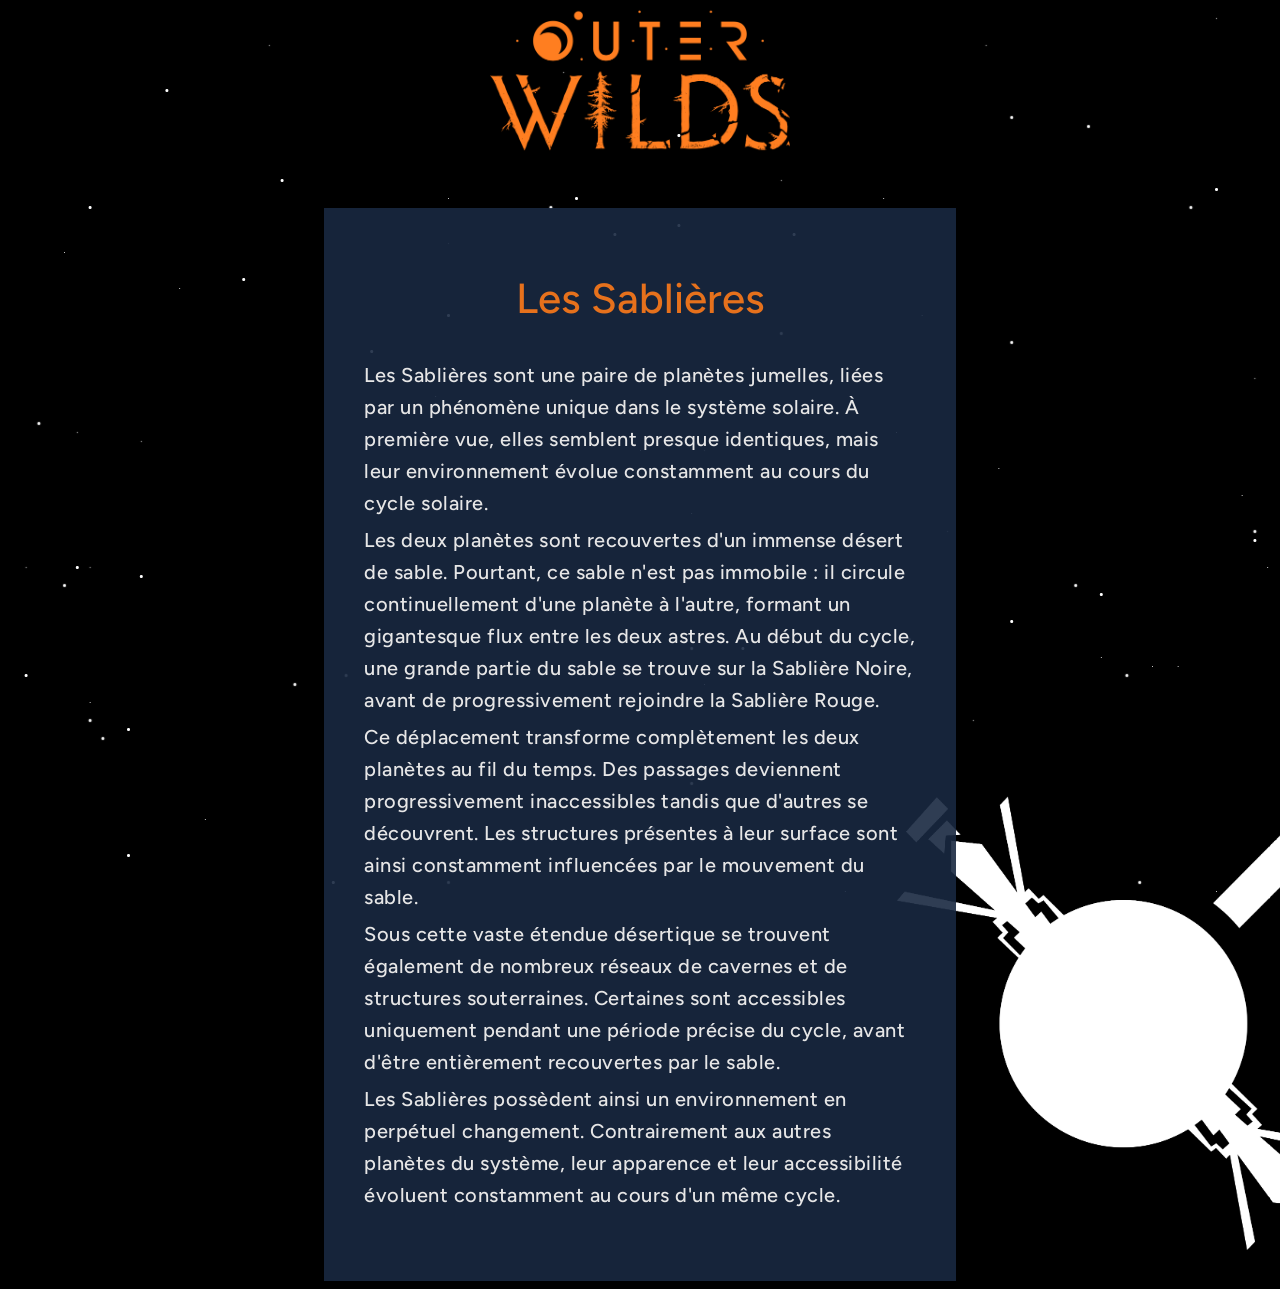
<file: sablieres.html>
<!DOCTYPE html>
<html lang="en">
<head>
    <meta charset="UTF-8">
    <meta name="viewport" content="width=device-width, initial-scale=1.0">
    <title>Les Sablières</title>
    <link rel="stylesheet" href="style_sablieres.css">
    <link href="https://fonts.googleapis.com/css2?family=Archivo+Black&family=Bebas+Neue&family=Syne+Tactile&display=swap" rel="stylesheet">
    <link href="https://fonts.googleapis.com/css2?family=Archivo+Black&family=Figtree:ital,wght@0,300..900;1,300..900&display=swap" rel="stylesheet">
</head>
<body>
    <header>
        <a href="index.html" target="_blank"><img class = "logo" src="images/Logo.png" alt="Outer Wilds Logo"></a>
    </header>
    <main>
        <div class="back"></div>
        <img class="sablieres-animation" src="images/Planets/hourglass-twins.png" alt="Les Sablières">
        <div class="rectangle_1">
            <div class="rectangle_2">
                <h2>Les Sablières</h2>
                <p>Les Sablières sont une paire de planètes jumelles, liées par un phénomène unique dans le système solaire. À première vue, elles semblent presque identiques, mais leur environnement évolue constamment au cours du cycle solaire.</p>
                <p>Les deux planètes sont recouvertes d'un immense désert de sable. Pourtant, ce sable n'est pas immobile : il circule continuellement d'une planète à l'autre, formant un gigantesque flux entre les deux astres. Au début du cycle, une grande partie du sable se trouve sur la Sablière Noire, avant de progressivement rejoindre la Sablière Rouge.</p>
                <p>Ce déplacement transforme complètement les deux planètes au fil du temps. Des passages deviennent progressivement inaccessibles tandis que d'autres se découvrent. Les structures présentes à leur surface sont ainsi constamment influencées par le mouvement du sable.</p>
                <p>Sous cette vaste étendue désertique se trouvent également de nombreux réseaux de cavernes et de structures souterraines. Certaines sont accessibles uniquement pendant une période précise du cycle, avant d'être entièrement recouvertes par le sable.</p>
                <p>Les Sablières possèdent ainsi un environnement en perpétuel changement. Contrairement aux autres planètes du système, leur apparence et leur accessibilité évoluent constamment au cours d'un même cycle.</p>
            </div>
        </div>  
    </main>
    <footer>
     
    </footer>
</body>
</html>
</file>
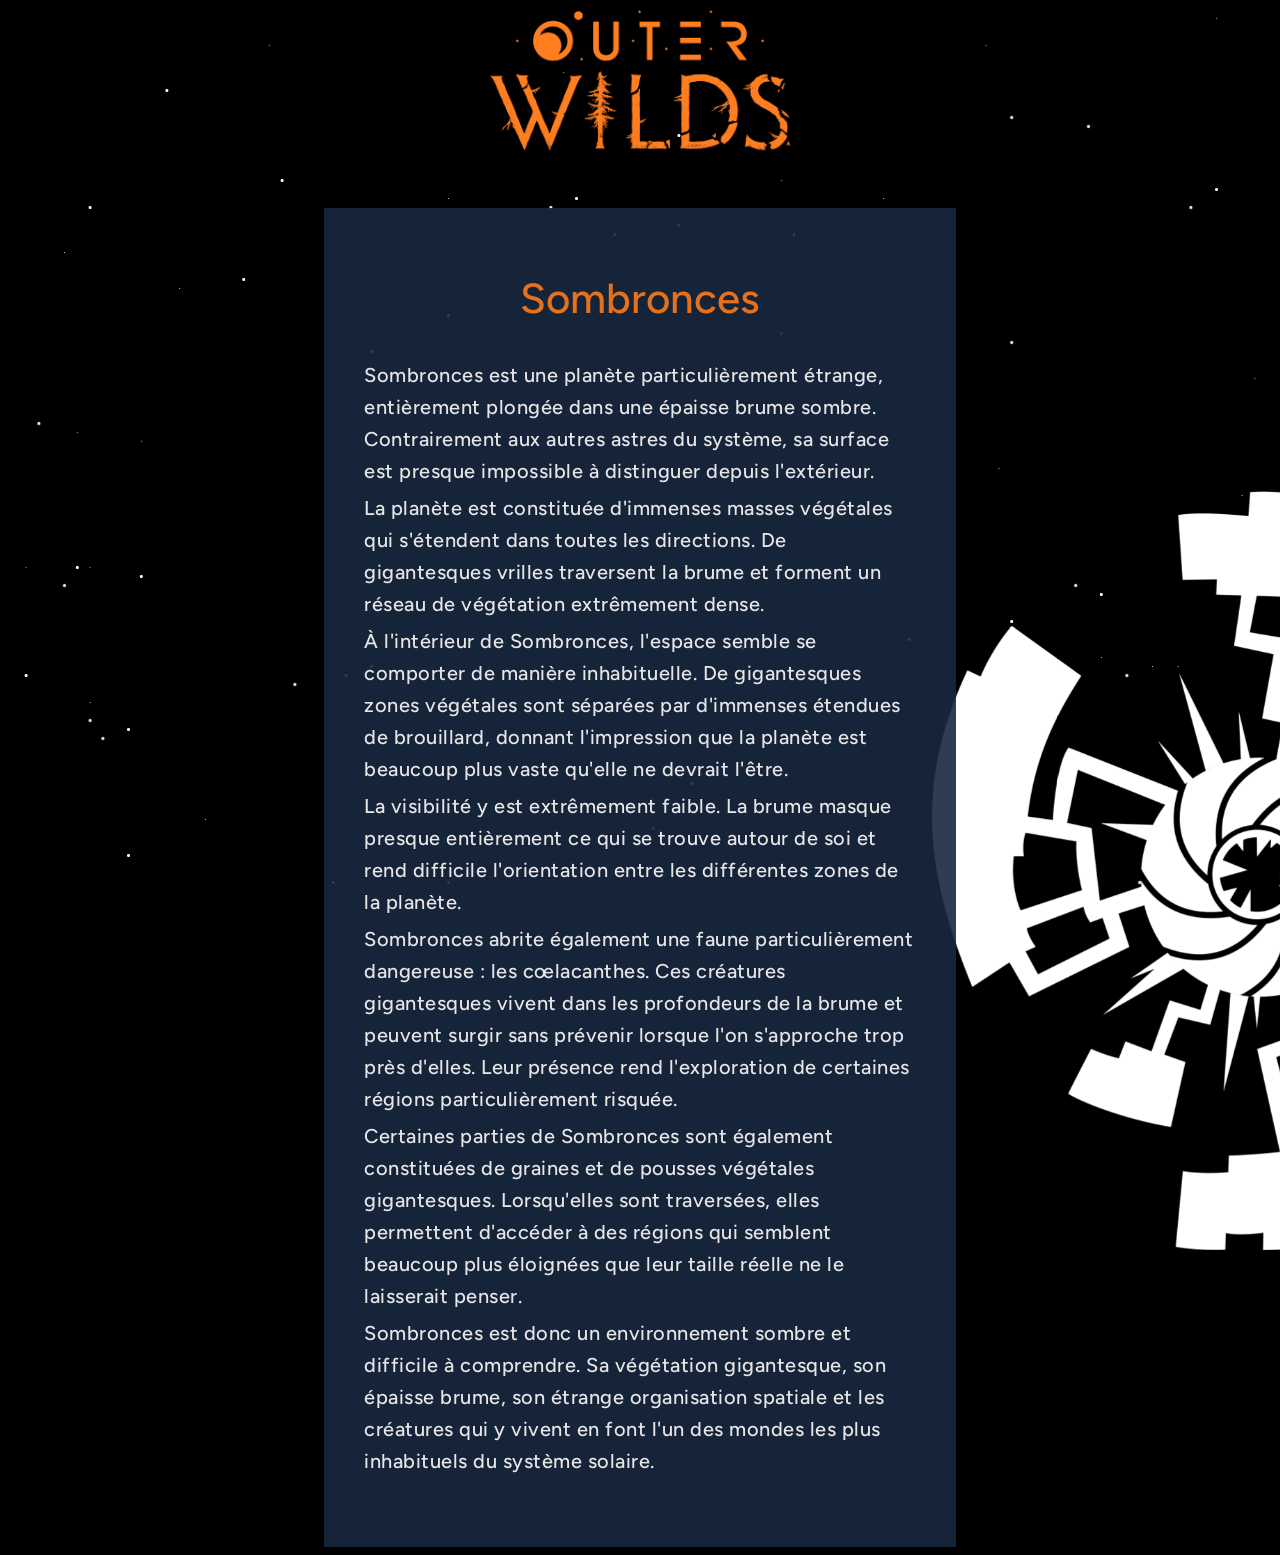
<file: sombronces.html>
<!DOCTYPE html>
<html lang="en">
<head>
    <meta charset="UTF-8">
    <meta name="viewport" content="width=device-width, initial-scale=1.0">
    <title>Sombronces</title>
    <link rel="stylesheet" href="style_sombronces.css">
    <link href="https://fonts.googleapis.com/css2?family=Archivo+Black&family=Bebas+Neue&family=Syne+Tactile&display=swap" rel="stylesheet">
    <link href="https://fonts.googleapis.com/css2?family=Archivo+Black&family=Figtree:ital,wght@0,300..900;1,300..900&display=swap" rel="stylesheet">
</head>
<body>
    <header>
        <a href="index.html" target="_blank"><img class = "logo" src="images/Logo.png" alt="Outer Wilds Logo"></a>
    </header>
    <main>
        <div class="back"></div>
        <img class="sombronces-animation" src="images/Planets/dark-bramble.png" alt="Sombronces">
        <div class="rectangle_1">
            <div class="rectangle_2">
                <h2>Sombronces</h2>
                <p>Sombronces est une planète particulièrement étrange, entièrement plongée dans une épaisse brume sombre. Contrairement aux autres astres du système, sa surface est presque impossible à distinguer depuis l'extérieur.</p>
                <p>La planète est constituée d'immenses masses végétales qui s'étendent dans toutes les directions. De gigantesques vrilles traversent la brume et forment un réseau de végétation extrêmement dense.</p>
                <p>À l'intérieur de Sombronces, l'espace semble se comporter de manière inhabituelle. De gigantesques zones végétales sont séparées par d'immenses étendues de brouillard, donnant l'impression que la planète est beaucoup plus vaste qu'elle ne devrait l'être.</p>
                <p>La visibilité y est extrêmement faible. La brume masque presque entièrement ce qui se trouve autour de soi et rend difficile l'orientation entre les différentes zones de la planète.</p>
                <p>Sombronces abrite également une faune particulièrement dangereuse : les cœlacanthes. Ces créatures gigantesques vivent dans les profondeurs de la brume et peuvent surgir sans prévenir lorsque l'on s'approche trop près d'elles. Leur présence rend l'exploration de certaines régions particulièrement risquée.</p>
                <p>Certaines parties de Sombronces sont également constituées de graines et de pousses végétales gigantesques. Lorsqu'elles sont traversées, elles permettent d'accéder à des régions qui semblent beaucoup plus éloignées que leur taille réelle ne le laisserait penser.</p>
                <p>Sombronces est donc un environnement sombre et difficile à comprendre. Sa végétation gigantesque, son épaisse brume, son étrange organisation spatiale et les créatures qui y vivent en font l'un des mondes les plus inhabituels du système solaire.</p>
            </div>
        </div>  
    </main>
    <footer>
     
    </footer>
</body>
</html>
</file>
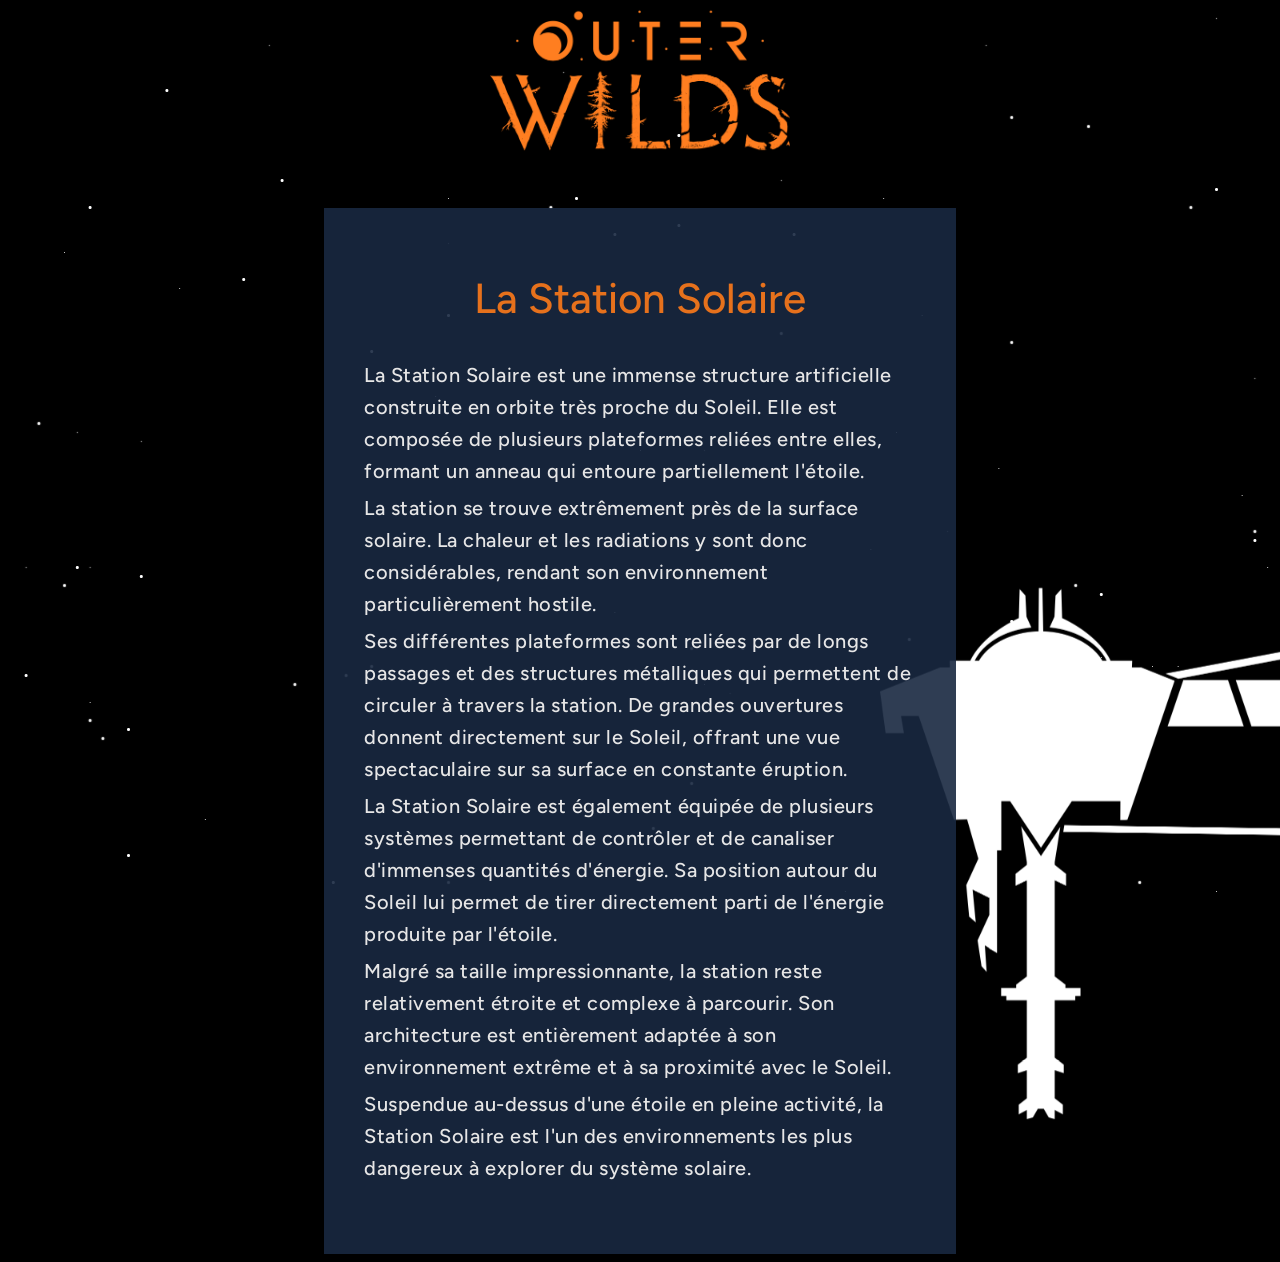
<file: station-solaire.html>
<!DOCTYPE html>
<html lang="en">
<head>
    <meta charset="UTF-8">
    <meta name="viewport" content="width=device-width, initial-scale=1.0">
    <title>Station Solaire</title>
    <link rel="stylesheet" href="style_station-solaire.css">
    <link href="https://fonts.googleapis.com/css2?family=Archivo+Black&family=Bebas+Neue&family=Syne+Tactile&display=swap" rel="stylesheet">
    <link href="https://fonts.googleapis.com/css2?family=Archivo+Black&family=Figtree:ital,wght@0,300..900;1,300..900&display=swap" rel="stylesheet">
</head>
<body>
    <header>
        <a href="index.html" target="_blank"><img class = "logo" src="images/Logo.png" alt="Outer Wilds Logo"></a>
    </header>
    <main>
        <div class="back"></div>
        <img class="station-solaire-animation" src="images/Planets/sun-station.png" alt="Station Solaire">
        <div class="rectangle_1">
            <div class="rectangle_2">
                <h2>La Station Solaire</h2>
                <p>La Station Solaire est une immense structure artificielle construite en orbite très proche du Soleil. Elle est composée de plusieurs plateformes reliées entre elles, formant un anneau qui entoure partiellement l'étoile.</p>
                <p>La station se trouve extrêmement près de la surface solaire. La chaleur et les radiations y sont donc considérables, rendant son environnement particulièrement hostile.</p>
                <p>Ses différentes plateformes sont reliées par de longs passages et des structures métalliques qui permettent de circuler à travers la station. De grandes ouvertures donnent directement sur le Soleil, offrant une vue spectaculaire sur sa surface en constante éruption.</p>
                <p>La Station Solaire est également équipée de plusieurs systèmes permettant de contrôler et de canaliser d'immenses quantités d'énergie. Sa position autour du Soleil lui permet de tirer directement parti de l'énergie produite par l'étoile.</p>
                <p>Malgré sa taille impressionnante, la station reste relativement étroite et complexe à parcourir. Son architecture est entièrement adaptée à son environnement extrême et à sa proximité avec le Soleil.</p>
                <p>Suspendue au-dessus d'une étoile en pleine activité, la Station Solaire est l'un des environnements les plus dangereux à explorer du système solaire.</p>
            </div>
        </div>  
    </main>
    <footer>
     
    </footer>
</body>
</html>
</file>
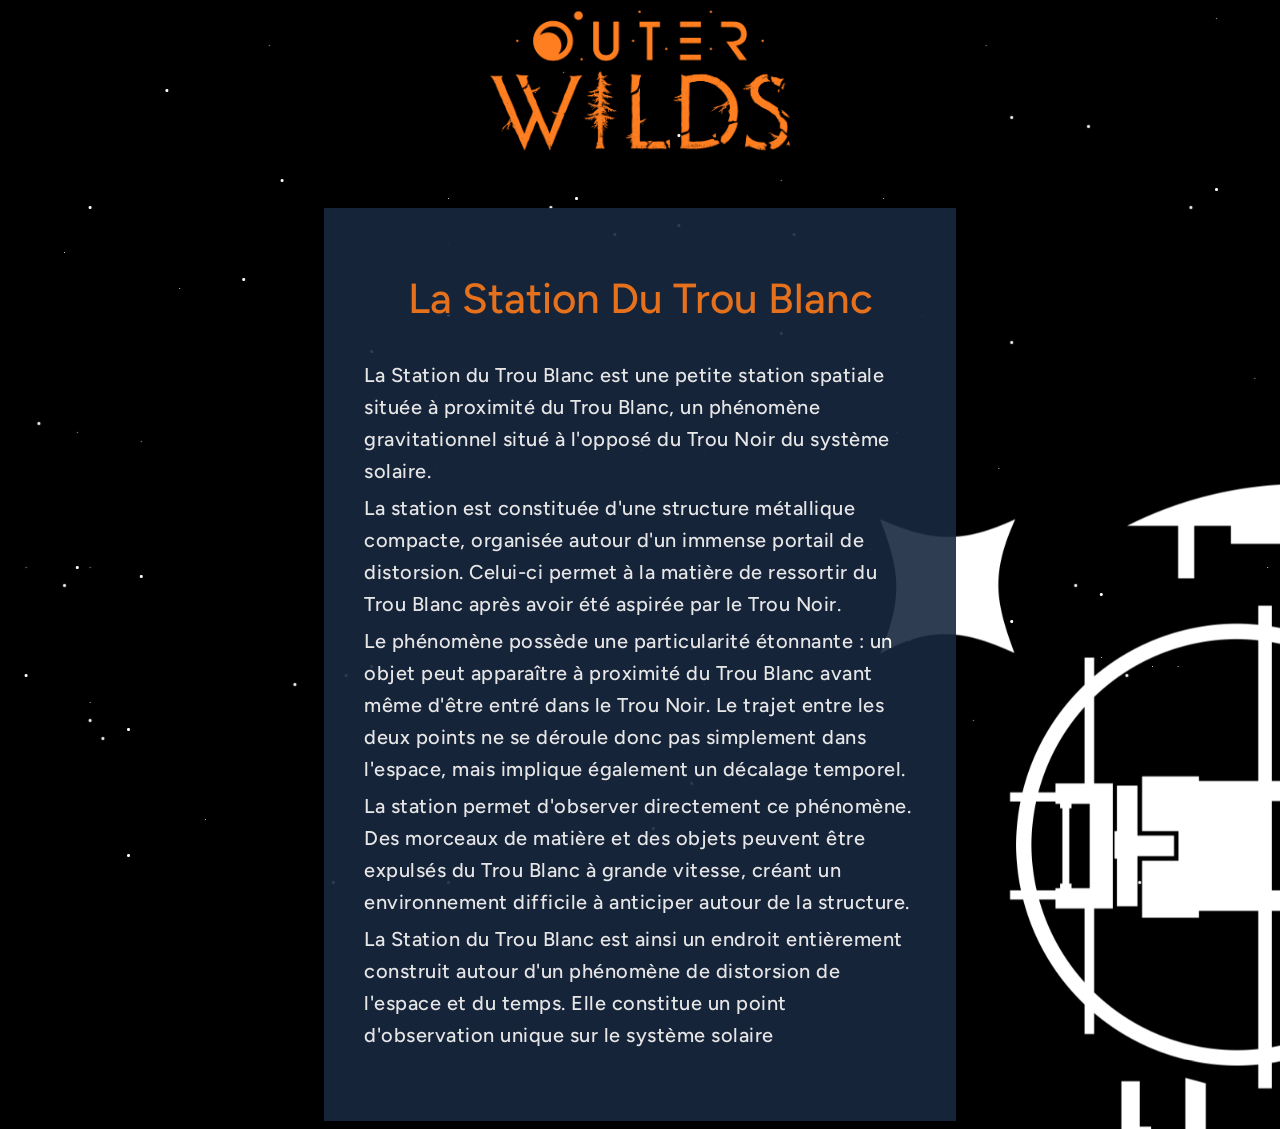
<file: trou-blanc.html>
<!DOCTYPE html>
<html lang="en">
<head>
    <meta charset="UTF-8">
    <meta name="viewport" content="width=device-width, initial-scale=1.0">
    <title>Station Du Trou Blanc</title>
    <link rel="stylesheet" href="style_trou-blanc.css">
    <link href="https://fonts.googleapis.com/css2?family=Archivo+Black&family=Bebas+Neue&family=Syne+Tactile&display=swap" rel="stylesheet">
    <link href="https://fonts.googleapis.com/css2?family=Archivo+Black&family=Figtree:ital,wght@0,300..900;1,300..900&display=swap" rel="stylesheet">
</head>
<body>
    <header>
        <a href="index.html" target="_blank"><img class = "logo" src="images/Logo.png" alt="Outer Wilds Logo"></a>
    </header>
    <main>
        <div class="back"></div>
        <img class="trou-blanc-animation" src="images/Planets/white-hole-station.png" alt="Station Du Trou Blanc">
        <div class="rectangle_1">
            <div class="rectangle_2">
                <h2>La Station Du Trou Blanc</h2>
                <p>La Station du Trou Blanc est une petite station spatiale située à proximité du Trou Blanc, un phénomène gravitationnel situé à l'opposé du Trou Noir du système solaire.</p>
                <p>La station est constituée d'une structure métallique compacte, organisée autour d'un immense portail de distorsion. Celui-ci permet à la matière de ressortir du Trou Blanc après avoir été aspirée par le Trou Noir.</p>
                <p>Le phénomène possède une particularité étonnante : un objet peut apparaître à proximité du Trou Blanc avant même d'être entré dans le Trou Noir. Le trajet entre les deux points ne se déroule donc pas simplement dans l'espace, mais implique également un décalage temporel.</p>
                <p>La station permet d'observer directement ce phénomène. Des morceaux de matière et des objets peuvent être expulsés du Trou Blanc à grande vitesse, créant un environnement difficile à anticiper autour de la structure.</p>
                <p>La Station du Trou Blanc est ainsi un endroit entièrement construit autour d'un phénomène de distorsion de l'espace et du temps. Elle constitue un point d'observation unique sur le système solaire</p>
            </div>
        </div>  
    </main>
    <footer>
     
    </footer>
</body>
</html>
</file>
<file: style.css>
body{
    background-color: #000;
}
/* (partie copiée de codepen */
.back {
    position: fixed;
    top: 50%;
    left: 50%;
    height: 1px;
    width: 1px;
    background-color: #fff;
    border-radius: 50%;
    box-shadow: -42vw -4vh 0px 0px #fff,25vw -41vh 0px 0px #fff,-20vw 49vh 0px 1px #fff,5vw 40vh 1px 1px #fff,29vw 19vh 1px 0px #fff,-44vw -13vh 0px 0px #fff,46vw 41vh 0px 1px #fff,-3vw -45vh 0px 1px #fff,47vw 35vh 1px 0px #fff,12vw -8vh 1px 0px #fff,-34vw 48vh 1px 1px #fff,32vw 26vh 1px 1px #fff,32vw -41vh 1px 1px #fff,0vw 37vh 1px 1px #fff,34vw -26vh 1px 0px #fff,-14vw -49vh 1px 0px #fff,-12vw 45vh 0px 1px #fff,-44vw -33vh 0px 1px #fff,-13vw 41vh 0px 0px #fff,-36vw -11vh 0px 1px #fff,-23vw -24vh 1px 0px #fff,-38vw -27vh 0px 1px #fff,16vw -19vh 0px 0px #fff,28vw 33vh 1px 0px #fff,-49vw -4vh 0px 0px #fff,16vw 32vh 0px 1px #fff,36vw -18vh 1px 0px #fff,-25vw -30vh 1px 0px #fff,-23vw 24vh 0px 1px #fff,-2vw -35vh 1px 1px #fff,-25vw 9vh 0px 0px #fff,-15vw -34vh 0px 0px #fff,-8vw -19vh 1px 0px #fff,-20vw -20vh 1px 1px #fff,42vw 50vh 0px 1px #fff,-32vw 10vh 1px 0px #fff,-23vw -17vh 0px 0px #fff,44vw 15vh 1px 0px #fff,-40vw 33vh 1px 1px #fff,-43vw 8vh 0px 0px #fff,-48vw -15vh 1px 1px #fff,-24vw 17vh 0px 0px #fff,-31vw 50vh 1px 0px #fff,36vw -38vh 0px 1px #fff,-7vw 48vh 0px 0px #fff,15vw -32vh 0px 0px #fff,29vw -41vh 0px 0px #fff,2vw 37vh 1px 0px #fff,7vw -40vh 1px 1px #fff,15vw 18vh 0px 0px #fff,25vw -13vh 1px 1px #fff,-46vw -12vh 1px 1px #fff,-18vw 22vh 0px 0px #fff,23vw -9vh 1px 0px #fff,50vw 12vh 0px 1px #fff,45vw 2vh 0px 0px #fff,14vw -48vh 1px 0px #fff,23vw 43vh 0px 1px #fff,-40vw 16vh 1px 1px #fff,20vw -31vh 0px 1px #fff,-17vw 44vh 1px 1px #fff,18vw -45vh 0px 0px #fff,33vw -6vh 0px 0px #fff,0vw 7vh 0px 1px #fff,-10vw -18vh 0px 1px #fff,-19vw 5vh 1px 0px #fff,1vw 42vh 0px 0px #fff,22vw 48vh 0px 1px #fff,39vw -8vh 1px 1px #fff,-6vw -42vh 1px 0px #fff,-47vw 34vh 0px 0px #fff,-46vw 19vh 0px 1px #fff,-12vw -32vh 0px 0px #fff,-45vw -38vh 0px 1px #fff,-28vw 18vh 1px 0px #fff,-38vw -46vh 1px 1px #fff,49vw -6vh 1px 1px #fff,-28vw 18vh 1px 1px #fff,10vw -24vh 0px 1px #fff,-5vw -11vh 1px 1px #fff,33vw -8vh 1px 0px #fff,-16vw 17vh 0px 0px #fff,18vw 27vh 0px 1px #fff,-8vw -10vh 1px 1px #fff;
    box-shadow: 24vw 9vh 1px 0px #fff,12vw -24vh 0px 1px #fff,-45vw -22vh 0px 0px #fff,-37vw -40vh 0px 1px #fff,29vw 19vh 0px 1px #fff,4vw -8vh 0px 1px #fff,-5vw 21vh 1px 1px #fff,-27vw 26vh 1px 1px #fff,-47vw -3vh 1px 1px #fff,-28vw -30vh 0px 1px #fff,-43vw -27vh 0px 1px #fff,4vw 22vh 1px 1px #fff,36vw 23vh 0px 0px #fff,-21vw 24vh 1px 1px #fff,-16vw 2vh 1px 0px #fff,-16vw -6vh 0px 0px #fff,5vw 26vh 0px 0px #fff,-34vw 41vh 0px 0px #fff,1vw 42vh 1px 1px #fff,11vw -13vh 1px 1px #fff,48vw -8vh 1px 0px #fff,22vw -15vh 0px 0px #fff,45vw 49vh 0px 0px #fff,43vw -27vh 1px 1px #fff,20vw -2vh 0px 0px #fff,8vw 22vh 0px 1px #fff,39vw 48vh 1px 1px #fff,-21vw -11vh 0px 1px #fff,-40vw 45vh 0px 1px #fff,11vw -30vh 1px 0px #fff,26vw 30vh 1px 0px #fff,45vw -29vh 0px 1px #fff,-2vw 18vh 0px 0px #fff,-29vw -45vh 1px 0px #fff,-7vw -27vh 1px 1px #fff,42vw 24vh 0px 0px #fff,45vw -48vh 1px 0px #fff,-36vw -18vh 0px 0px #fff,-44vw 13vh 0px 1px #fff,36vw 16vh 0px 1px #fff,40vw 24vh 0px 0px #fff,18vw 11vh 0px 0px #fff,-15vw -23vh 1px 0px #fff,-24vw 48vh 0px 1px #fff,27vw -45vh 1px 0px #fff,-2vw -24vh 0px 1px #fff,-15vw -28vh 0px 0px #fff,-43vw 13vh 1px 0px #fff,7vw 27vh 1px 0px #fff,47vw 5vh 0px 0px #fff,-45vw 15vh 1px 1px #fff,-5vw -28vh 0px 1px #fff,38vw 25vh 1px 1px #fff,-39vw -1vh 1px 0px #fff,5vw 0vh 1px 0px #fff,49vw 13vh 0px 0px #fff,48vw 10vh 0px 1px #fff,19vw -28vh 0px 0px #fff,4vw 7vh 0px 0px #fff,21vw 21vh 1px 1px #fff,-15vw -15vh 0px 1px #fff,-6vw -42vh 1px 0px #fff,-15vw 48vh 1px 1px #fff,-23vw 25vh 1px 1px #fff,-48vw 25vh 0px 1px #fff,-31vw -19vh 0px 1px #fff,4vw 37vh 1px 1px #fff,-43vw 28vh 0px 0px #fff,3vw -25vh 0px 1px #fff,-39vw 14vh 0px 1px #fff,-40vw 31vh 0px 1px #fff,35vw -36vh 1px 1px #fff,16vw 49vh 0px 0px #fff,6vw 39vh 0px 0px #fff,3vw -35vh 0px 1px #fff,-44vw -2vh 1px 0px #fff,-6vw 21vh 1px 0px #fff,48vw 9vh 1px 1px #fff,-43vw 30vh 1px 1px #fff,29vw -12vh 1px 1px #fff,-48vw 13vh 1px 0px #fff,-42vw 32vh 1px 1px #fff,34vw 15vh 1px 1px #fff,29vw -37vh 1px 1px #fff,28vw 2vh 0px 0px #fff;
  animation: zoom 16s alternate infinite;
  z-index: -1;
}

@keyframes zoom {
    0%{
        transform: scale(1);
    }
    100%{
        transform: scale(1.5);
    }
}
/* partie copiée de codepen) */
header {
    position: relative;
    height: 150px;
}
.logo {
    width: 300px;
    position: absolute;
    left: 50%;
    transform: translateX(-50%);
} 
.spoiler {
    margin-top: 35px;
    position: absolute;
    height: 150px;
    left: 60%;
}
.rectangle_1 {
    display:flex;
    justify-content: center;
    width: 100%;
    height: fit-content;
}
main {
    margin-top: 50px;
}
h2 {
    margin-top: -5px;
    margin-bottom: 50px;
    font-size: 42px;
    color:  #ff7e20;
    font-family: "Figtree", sans-serif;
    font-optical-sizing: auto;
    font-weight: 500;
    font-style: normal;
}
.rectangle_2 {
    display:flex;
    flex-direction: column;
    align-items: center;
    width: 50%;
    height: fit-content;
    background-color: #192841;
    opacity: 0.9;
    padding-bottom: 50px;
}

p {
      margin-top: -15px;
    padding-right: 40px;
    padding-left: 40px;
    font-size: 20px;
    color: #fff;
    font-family: "Figtree", sans-serif;
    font-optical-sizing: auto;
    font-weight: 500;
    font-style: normal;
    letter-spacing: 0.5px;
    line-height: 1.6;
}

.présentation {
    margin-top: 50px;
}
.Sablières {
    width: 130px;
    height: 135px;
}
.Atrebois {
    width: 100px;
    height: 135px;
}
.Cravité {
    width: 145px;
    height: 135px;
}
.Léviathe {
    margin-right: 10px;
    width: 135px;
    height: 135px;
}
.Sombronces {
    width: 130px;
    height: 135px;
}
.Station_Solaire {
    width: 145px;
    height: 135px;
}
.Trou_Blanc {
    width: 145px;
    height: 135px;
}

.planètes {
    display: flex;
    justify-content: space-around;
    flex-direction: row;
    flex-wrap: wrap;
}
.noms {
    margin-top:10px;
}
.sable{
    margin-right: -20px;
}

.lien_img {
    text-decoration: none;
    display: flex;
    flex-direction: column;
    align-items: center;
}
.tgr {
    margin-top: 30px;
}
.Intrus {
    width: 135px;
    height: 135px;
}
.sol {
    margin-left: -30px;
}
.trou {
    margin-left: -50px;
}
.intr {
    margin-left: -50px;
}
.vid {
    margin-top: 50px;
}
.histoire {
    margin-top: 50px;
    margin-bottom: 40px;
}

.chapitres {
    width: 80%;
    max-width: 1000px;
    margin: 0 auto;
}

.chapitre {
    border-bottom: 1px solid #555;
    font-weight: bold;
    font-size: 20px;
}

.chapitre summary {
    list-style: none;
    cursor: pointer;
    padding: 25px 10px;

    display: flex;
    justify-content: space-between;
    align-items: center;

    color: white;
}

.chapitre summary::-webkit-details-marker {
    display: none;
}

.chapitre summary::after {
    content: "+";
    font-size: 25px;
}

.chapitre[open] summary::after {
    content: "−";
}

.chapitre-contenu {
    padding: 0 10px 30px 10px;
    margin-top: 20px;
    color: white;
    line-height: 1.7;
}

.chapitre-contenu p {
    margin-bottom: 20px;
}

/* ça c'est fait avec chat gpt (le feu de camps) */

.campfire {
    position: relative;
    width: 300px;
    height: 320px;
    margin: 0 auto;
}

.ground-light {
    position: absolute;
    bottom: 0;
    left: 50%;

    transform: translateX(-50%);

    width: 250px;
    height: 80px;

    background: rgba(255, 120, 25, 0.3);

    border-radius: 50%;

    filter: blur(35px);
}



.logs {
    position: absolute;

    bottom: 12px;
    left: 50%;

    transform: translateX(-50%);

    width: 175px;
    height: 75px;
}

.logs span {
    position: absolute;

    left: 50%;

    width: 145px;
    height: 30px;

    transform: translateX(-50%);

    border-radius: 18px;

    background:
        linear-gradient(
            90deg,
            #4b2415,
            #7a3d20,
            #542715
        );

    border: 3px solid #35180e;

    box-shadow:
        inset 0 3px 5px rgba(255, 150, 70, 0.18),
        0 4px 5px rgba(0, 0, 0, 0.35);
}

.logs span:nth-child(1) {
    bottom: 15px;

    transform:
        translateX(-50%)
        rotate(12deg);
}

.logs span:nth-child(2) {
    bottom: 15px;

    transform:
        translateX(-50%)
        rotate(-12deg);
}

.logs span:nth-child(3) {
    bottom: 30px;

    width: 130px;

    transform:
        translateX(-50%)
        rotate(2deg);
}


.flames {
    position: absolute;

    left: 50%;
    bottom: 55px;

    width: 175px;
    height: 240px;

    transform: translateX(-50%);
}

.flame.outer {
    position: absolute;

    left: 50%;
    bottom: 0;

    width: 135px;
    height: 210px;

    transform: translateX(-50%);

    background: #e94b16;

    border-radius:
        50% 50% 38% 38% /
        75% 75% 25% 25%;

    clip-path: polygon(
        50% 0%,

        56% 12%,
        55% 25%,
        65% 20%,

        63% 35%,
        74% 31%,

        70% 46%,
        86% 44%,

        81% 59%,
        96% 65%,

        90% 79%,
        77% 91%,

        62% 98%,
        50% 100%,

        38% 98%,
        23% 91%,

        10% 79%,
        4% 65%,

        19% 59%,
        14% 44%,

        30% 46%,
        26% 31%,

        37% 35%,
        35% 20%,

        45% 25%,
        44% 12%
    );

    filter:
        drop-shadow(
            0 0 12px
            rgba(255, 75, 15, 0.5)
        );

    animation:
        flameMove
        1.1s
        ease-in-out
        infinite
        alternate;
}

.flame.middle {
    position: absolute;

    left: 50%;
    bottom: 0;

    width: 100px;
    height: 165px;

    transform: translateX(-50%);

    background: #ff8b20;

    border-radius:
        50% 50% 40% 40% /
        72% 72% 28% 28%;

    clip-path: polygon(
        50% 0%,

        58% 15%,
        56% 29%,
        67% 24%,

        64% 40%,
        78% 37%,

        73% 53%,
        90% 58%,

        83% 73%,
        69% 88%,

        58% 97%,
        50% 100%,

        42% 97%,
        31% 88%,

        17% 73%,
        10% 58%,

        27% 53%,
        22% 37%,

        36% 40%,
        33% 24%,

        44% 29%,
        42% 15%
    );

    filter:
        drop-shadow(
            0 0 10px
            rgba(255, 140, 30, 0.5)
        );

    animation:
        flameMove
        0.85s
        ease-in-out
        infinite
        alternate-reverse;
}

.flame.inner {
    position: absolute;

    left: 50%;
    bottom: 0;

    width: 62px;
    height: 110px;

    transform: translateX(-50%);

    background: #ffd34d;

    border-radius:
        50% 50% 42% 42% /
        72% 72% 28% 28%;

    clip-path: polygon(
        50% 0%,

        59% 17%,
        57% 32%,
        69% 28%,

        65% 45%,
        80% 51%,

        73% 67%,
        63% 83%,

        51% 97%,
        50% 100%,

        37% 84%,
        27% 68%,

        20% 52%,
        35% 45%,

        31% 28%,
        43% 32%,

        41% 17%
    );

    animation:
        flameMove
        0.65s
        ease-in-out
        infinite
        alternate;
}

@keyframes flameMove {

    0% {
        transform:
            translateX(-50%)
            scale(0.96, 0.98);
    }

    50% {
        transform:
            translateX(-50%)
            scale(1.04, 1.06);
    }

    100% {
        transform:
            translateX(-50%)
            scale(0.98, 1.10);
    }
}

.embers {
    position: absolute;

    left: 50%;
    bottom: 135px;

    width: 100px;
    height: 130px;

    transform: translateX(-50%);

    pointer-events: none;
}

.embers i {
    position: absolute;

    width: 6px;
    height: 6px;

    border-radius: 50%;

    background: #ff7b22;

    box-shadow:
        0 0 8px #ff5a16;

    animation:
        emberMove
        2.5s
        ease-out
        infinite;
}

.embers i:nth-child(1) {
    left: 25%;
    bottom: 5px;

    animation-delay: 0s;
}

.embers i:nth-child(2) {
    left: 55%;
    bottom: 20px;

    animation-delay: 0.8s;
}

.embers i:nth-child(3) {
    left: 40%;
    bottom: 0;

    animation-delay: 1.4s;
}

.embers i:nth-child(4) {
    left: 70%;
    bottom: 15px;

    animation-delay: 2s;
}

@keyframes emberMove {

    0% {
        transform:
            translate(0, 0)
            scale(0.5);

        opacity: 0;
    }

    15% {
        opacity: 1;
    }

    100% {
        transform:
            translate(15px, -100px)
            scale(0.2);

        opacity: 0;
    }
}

.smoke {
    position: absolute;

    left: 50%;
    bottom: 245px;

    width: 300px;
    height: 390px;

    transform: translateX(-50%);

    pointer-events: none;

    filter: blur(10px);
}

.smoke span {
    position: absolute;

    left: 50%;
    bottom: -10px;

    width: 110px;
    height: 300px;

    border-radius: 50%;

    background:
        rgba(55, 55, 55, 0.78);

    filter: blur(14px);

    transform-origin: bottom center;

    animation:
        smokeTrail
        6s
        ease-out
        infinite;
}

.smoke span:nth-child(1) {
    width: 100px;
    height: 190px;

    background:
        rgba(50, 50, 50, 0.82);

    animation-delay: 0s;
}

.smoke span:nth-child(2) {
    width: 140px;
    height: 230px;

    background:
        rgba(55, 55, 55, 0.78);

    animation-delay: 1.4s;
}

.smoke span:nth-child(3) {
    width: 185px;
    height: 270px;

    background:
        rgba(60, 60, 60, 0.72);

    animation-delay: 2.8s;
}

.smoke span:nth-child(4) {
    width: 240px;
    height: 320px;

    background:
        rgba(65, 65, 65, 0.65);

    animation-delay: 4.2s;
}

@keyframes smokeTrail {

    0% {
        transform:
            translate(-50%, 30px)
            scaleX(0.55)
            scaleY(0.45);

        opacity: 0;
    }

    10% {
        transform:
            translate(-50%, 0)
            scaleX(0.85)
            scaleY(0.7);

        opacity: 0.95;
    }

    30% {
        transform:
            translate(-50%, -65px)
            scaleX(1)
            scaleY(0.95);

        opacity: 0.88;
    }

    48% {
        transform:
            translate(-30%, -130px)
            scaleX(1.2)
            scaleY(1.15);

        opacity: 0.78;
    }

    65% {
        transform:
            translate(10%, -195px)
            scaleX(1.5)
            scaleY(1.3);

        opacity: 0.65;
    }

    82% {
        transform:
            translate(75%, -260px)
            scaleX(1.8)
            scaleY(1.45);

        opacity: 0.45;
    }

    100% {
        transform:
            translate(170%, -330px)
            scaleX(2.2)
            scaleY(1.6);

        opacity: 0;
    }
}
/* jusque là, c'était fait avec chat gpt*/
</file>
<file: style_atrebois.css>
body {
    background-color: #000;
}


/* (partie copiée de codepen) */

.back {
    position: fixed;
    top: 50%;
    left: 50%;
    height: 1px;
    width: 1px;
    background-color: #fff;
    border-radius: 50%;
    box-shadow: -42vw -4vh 0px 0px #fff,25vw -41vh 0px 0px #fff,-20vw 49vh 0px 1px #fff,5vw 40vh 1px 1px #fff,29vw 19vh 1px 0px #fff,-44vw -13vh 0px 0px #fff,46vw 41vh 0px 1px #fff,-3vw -45vh 0px 1px #fff,47vw 35vh 1px 0px #fff,12vw -8vh 1px 0px #fff,-34vw 48vh 1px 1px #fff,32vw 26vh 1px 1px #fff,32vw -41vh 1px 1px #fff,0vw 37vh 1px 1px #fff,34vw -26vh 1px 0px #fff,-14vw -49vh 1px 0px #fff,-12vw 45vh 0px 1px #fff,-44vw -33vh 0px 1px #fff,-13vw 41vh 0px 0px #fff,-36vw -11vh 0px 1px #fff,-23vw -24vh 1px 0px #fff,-38vw -27vh 0px 1px #fff,16vw -19vh 0px 0px #fff,28vw 33vh 1px 0px #fff,-49vw -4vh 0px 0px #fff,16vw 32vh 0px 1px #fff,36vw -18vh 1px 0px #fff,-25vw -30vh 1px 0px #fff,-23vw 24vh 0px 1px #fff,-2vw -35vh 1px 1px #fff,-25vw 9vh 0px 0px #fff,-15vw -34vh 0px 0px #fff,-8vw -19vh 1px 0px #fff,-20vw -20vh 1px 1px #fff,42vw 50vh 0px 1px #fff,-32vw 10vh 1px 0px #fff,-23vw -17vh 0px 0px #fff,44vw 15vh 1px 0px #fff,-40vw 33vh 1px 1px #fff,-43vw 8vh 0px 0px #fff,-48vw -15vh 1px 1px #fff,-24vw 17vh 0px 0px #fff,-31vw 50vh 1px 0px #fff,36vw -38vh 0px 1px #fff,-7vw 48vh 0px 0px #fff,15vw -32vh 0px 0px #fff,29vw -41vh 0px 0px #fff,2vw 37vh 1px 0px #fff,7vw -40vh 1px 1px #fff,15vw 18vh 0px 0px #fff,25vw -13vh 1px 1px #fff,-46vw -12vh 1px 1px #fff,-18vw 22vh 0px 0px #fff,23vw -9vh 1px 0px #fff,50vw 12vh 0px 1px #fff,45vw 2vh 0px 0px #fff,14vw -48vh 1px 0px #fff,23vw 43vh 0px 1px #fff,-40vw 16vh 1px 1px #fff,20vw -31vh 0px 1px #fff,-17vw 44vh 1px 1px #fff,18vw -45vh 0px 0px #fff,33vw -6vh 0px 0px #fff,0vw 7vh 0px 1px #fff,-10vw -18vh 0px 1px #fff,-19vw 5vh 1px 0px #fff,1vw 42vh 0px 0px #fff,22vw 48vh 0px 1px #fff,39vw -8vh 1px 1px #fff,-6vw -42vh 1px 0px #fff,-47vw 34vh 0px 0px #fff,-46vw 19vh 0px 1px #fff,-12vw -32vh 0px 0px #fff,-45vw -38vh 0px 1px #fff,-28vw 18vh 1px 0px #fff,-38vw -46vh 1px 1px #fff,49vw -6vh 1px 1px #fff,-28vw 18vh 1px 1px #fff,10vw -24vh 0px 1px #fff,-5vw -11vh 1px 1px #fff,33vw -8vh 1px 0px #fff,-16vw 17vh 0px 0px #fff,18vw 27vh 0px 1px #fff,-8vw -10vh 1px 1px #fff;
    box-shadow: 24vw 9vh 1px 0px #fff,12vw -24vh 0px 1px #fff,-45vw -22vh 0px 0px #fff,-37vw -40vh 0px 1px #fff,29vw 19vh 0px 1px #fff,4vw -8vh 0px 1px #fff,-5vw 21vh 1px 1px #fff,-27vw 26vh 1px 1px #fff,-47vw -3vh 1px 1px #fff,-28vw -30vh 0px 1px #fff,-43vw -27vh 0px 1px #fff,4vw 22vh 1px 1px #fff,36vw 23vh 0px 0px #fff,-21vw 24vh 1px 1px #fff,-16vw 2vh 1px 0px #fff,-16vw -6vh 0px 0px #fff,5vw 26vh 0px 0px #fff,-34vw 41vh 0px 0px #fff,1vw 42vh 1px 1px #fff,11vw -13vh 1px 1px #fff,48vw -8vh 1px 0px #fff,22vw -15vh 0px 0px #fff,45vw 49vh 0px 0px #fff,43vw -27vh 1px 1px #fff,20vw -2vh 0px 0px #fff,8vw 22vh 0px 1px #fff,39vw 48vh 1px 1px #fff,-21vw -11vh 0px 1px #fff,-40vw 45vh 0px 1px #fff,11vw -30vh 1px 0px #fff,26vw 30vh 1px 0px #fff,45vw -29vh 0px 1px #fff,-2vw 18vh 0px 0px #fff,-29vw -45vh 1px 0px #fff,-7vw -27vh 1px 1px #fff,42vw 24vh 0px 0px #fff,45vw -48vh 1px 0px #fff,-36vw -18vh 0px 0px #fff,-44vw 13vh 0px 1px #fff,36vw 16vh 0px 1px #fff,40vw 24vh 0px 0px #fff,18vw 11vh 0px 0px #fff,-15vw -23vh 1px 0px #fff,-24vw 48vh 0px 1px #fff,27vw -45vh 1px 0px #fff,-2vw -24vh 0px 1px #fff,-15vw -28vh 0px 0px #fff,-43vw 13vh 1px 0px #fff,7vw 27vh 1px 0px #fff,47vw 5vh 0px 0px #fff,-45vw 15vh 1px 1px #fff,-5vw -28vh 0px 1px #fff,38vw 25vh 1px 1px #fff,-39vw -1vh 1px 0px #fff,5vw 0vh 1px 0px #fff,49vw 13vh 0px 0px #fff,48vw 10vh 0px 1px #fff,19vw -28vh 0px 0px #fff,4vw 7vh 0px 0px #fff,21vw 21vh 1px 1px #fff,-15vw -15vh 0px 1px #fff,-6vw -42vh 1px 0px #fff,-15vw 48vh 1px 1px #fff,-23vw 25vh 1px 1px #fff,-48vw 25vh 0px 1px #fff,-31vw -19vh 0px 1px #fff,4vw 37vh 1px 1px #fff,-43vw 28vh 0px 0px #fff,3vw -25vh 0px 1px #fff,-39vw 14vh 0px 1px #fff,-40vw 31vh 0px 1px #fff,35vw -36vh 1px 1px #fff,16vw 49vh 0px 0px #fff,6vw 39vh 0px 0px #fff,3vw -35vh 0px 1px #fff,-44vw -2vh 1px 0px #fff,-6vw 21vh 1px 0px #fff,48vw 9vh 1px 1px #fff,-43vw 30vh 1px 1px #fff,29vw -12vh 1px 1px #fff,-48vw 13vh 1px 0px #fff,-42vw 32vh 1px 1px #fff,34vw 15vh 1px 1px #fff,29vw -37vh 1px 1px #fff,28vw 2vh 0px 0px #fff;
    animation: zoom 16s alternate infinite;
    z-index: -1;
}
@keyframes zoom {
    0% {
        transform: scale(1);
    }
    100% {
        transform: scale(1.5);
    }
}


/* partie copiée de codepen */



.atrebois-animation {
    position: fixed;
    width: 800px;
    height: 800px;
    object-fit: contain;
    right: -400px;
    top: 150vh;
    z-index: 1;
    pointer-events: none;
    animation:
        arrivee-atrebois 2s ease-out forwards,
        rotation-atrebois 20s linear 0s infinite;
}


@keyframes arrivee-atrebois {
    0% {
        top: 150vh;
    }
    100% {
        top: 55%;
    }
}


@keyframes rotation-atrebois {

    from {
        transform: translateY(-50%) rotate(0deg);
    }
    to {
        transform: translateY(-50%) rotate(360deg);
    }
}




.rectangle_2 {
    display: flex;
    flex-direction: column;
    align-items: center;
    width: 50%;
    height: fit-content;
    background-color: #192841;
    opacity: 0.9;
    padding-bottom: 50px;
    padding-top: 30px;
}


p {
    margin-top: -15px;
    padding-right: 40px;
    padding-left: 40px;
    font-size: 20px;
    color: #fff;
    font-family: "Figtree", sans-serif;
    font-optical-sizing: auto;
    font-weight: 500;
    font-style: normal;
    letter-spacing: 0.5px;
    line-height: 1.6;
}


h2 {
    margin-bottom: 50px;
    font-size: 42px;
    color: #ff7e20;
    font-family: "Figtree", sans-serif;
    font-optical-sizing: auto;
    font-weight: 500;
    font-style: normal;
}


main {
    margin-top: 50px;
}


.rectangle_1 {
    display: flex;
    justify-content: center;
    width: 100%;
    height: fit-content;
}


header {
    position: relative;
    height: 150px;
    z-index: 2;
}


.logo {
    width: 300px;
    position: absolute;
    left: 50%;
    transform: translateX(-50%);
}


.rectangle_1 {
    position: relative;
    z-index: 2;
}
</file>
<file: style_cravite.css>
body {
    background-color: #000;
}


/* (partie copiée de codepen) */

.back {
    position: fixed;
    top: 50%;
    left: 50%;
    height: 1px;
    width: 1px;
    background-color: #fff;
    border-radius: 50%;
    box-shadow: -42vw -4vh 0px 0px #fff,25vw -41vh 0px 0px #fff,-20vw 49vh 0px 1px #fff,5vw 40vh 1px 1px #fff,29vw 19vh 1px 0px #fff,-44vw -13vh 0px 0px #fff,46vw 41vh 0px 1px #fff,-3vw -45vh 0px 1px #fff,47vw 35vh 1px 0px #fff,12vw -8vh 1px 0px #fff,-34vw 48vh 1px 1px #fff,32vw 26vh 1px 1px #fff,32vw -41vh 1px 1px #fff,0vw 37vh 1px 1px #fff,34vw -26vh 1px 0px #fff,-14vw -49vh 1px 0px #fff,-12vw 45vh 0px 1px #fff,-44vw -33vh 0px 1px #fff,-13vw 41vh 0px 0px #fff,-36vw -11vh 0px 1px #fff,-23vw -24vh 1px 0px #fff,-38vw -27vh 0px 1px #fff,16vw -19vh 0px 0px #fff,28vw 33vh 1px 0px #fff,-49vw -4vh 0px 0px #fff,16vw 32vh 0px 1px #fff,36vw -18vh 1px 0px #fff,-25vw -30vh 1px 0px #fff,-23vw 24vh 0px 1px #fff,-2vw -35vh 1px 1px #fff,-25vw 9vh 0px 0px #fff,-15vw -34vh 0px 0px #fff,-8vw -19vh 1px 0px #fff,-20vw -20vh 1px 1px #fff,42vw 50vh 0px 1px #fff,-32vw 10vh 1px 0px #fff,-23vw -17vh 0px 0px #fff,44vw 15vh 1px 0px #fff,-40vw 33vh 1px 1px #fff,-43vw 8vh 0px 0px #fff,-48vw -15vh 1px 1px #fff,-24vw 17vh 0px 0px #fff,-31vw 50vh 1px 0px #fff,36vw -38vh 0px 1px #fff,-7vw 48vh 0px 0px #fff,15vw -32vh 0px 0px #fff,29vw -41vh 0px 0px #fff,2vw 37vh 1px 0px #fff,7vw -40vh 1px 1px #fff,15vw 18vh 0px 0px #fff,25vw -13vh 1px 1px #fff,-46vw -12vh 1px 1px #fff,-18vw 22vh 0px 0px #fff,23vw -9vh 1px 0px #fff,50vw 12vh 0px 1px #fff,45vw 2vh 0px 0px #fff,14vw -48vh 1px 0px #fff,23vw 43vh 0px 1px #fff,-40vw 16vh 1px 1px #fff,20vw -31vh 0px 1px #fff,-17vw 44vh 1px 1px #fff,18vw -45vh 0px 0px #fff,33vw -6vh 0px 0px #fff,0vw 7vh 0px 1px #fff,-10vw -18vh 0px 1px #fff,-19vw 5vh 1px 0px #fff,1vw 42vh 0px 0px #fff,22vw 48vh 0px 1px #fff,39vw -8vh 1px 1px #fff,-6vw -42vh 1px 0px #fff,-47vw 34vh 0px 0px #fff,-46vw 19vh 0px 1px #fff,-12vw -32vh 0px 0px #fff,-45vw -38vh 0px 1px #fff,-28vw 18vh 1px 0px #fff,-38vw -46vh 1px 1px #fff,49vw -6vh 1px 1px #fff,-28vw 18vh 1px 1px #fff,10vw -24vh 0px 1px #fff,-5vw -11vh 1px 1px #fff,33vw -8vh 1px 0px #fff,-16vw 17vh 0px 0px #fff,18vw 27vh 0px 1px #fff,-8vw -10vh 1px 1px #fff;
    box-shadow: 24vw 9vh 1px 0px #fff,12vw -24vh 0px 1px #fff,-45vw -22vh 0px 0px #fff,-37vw -40vh 0px 1px #fff,29vw 19vh 0px 1px #fff,4vw -8vh 0px 1px #fff,-5vw 21vh 1px 1px #fff,-27vw 26vh 1px 1px #fff,-47vw -3vh 1px 1px #fff,-28vw -30vh 0px 1px #fff,-43vw -27vh 0px 1px #fff,4vw 22vh 1px 1px #fff,36vw 23vh 0px 0px #fff,-21vw 24vh 1px 1px #fff,-16vw 2vh 1px 0px #fff,-16vw -6vh 0px 0px #fff,5vw 26vh 0px 0px #fff,-34vw 41vh 0px 0px #fff,1vw 42vh 1px 1px #fff,11vw -13vh 1px 1px #fff,48vw -8vh 1px 0px #fff,22vw -15vh 0px 0px #fff,45vw 49vh 0px 0px #fff,43vw -27vh 1px 1px #fff,20vw -2vh 0px 0px #fff,8vw 22vh 0px 1px #fff,39vw 48vh 1px 1px #fff,-21vw -11vh 0px 1px #fff,-40vw 45vh 0px 1px #fff,11vw -30vh 1px 0px #fff,26vw 30vh 1px 0px #fff,45vw -29vh 0px 1px #fff,-2vw 18vh 0px 0px #fff,-29vw -45vh 1px 0px #fff,-7vw -27vh 1px 1px #fff,42vw 24vh 0px 0px #fff,45vw -48vh 1px 0px #fff,-36vw -18vh 0px 0px #fff,-44vw 13vh 0px 1px #fff,36vw 16vh 0px 1px #fff,40vw 24vh 0px 0px #fff,18vw 11vh 0px 0px #fff,-15vw -23vh 1px 0px #fff,-24vw 48vh 0px 1px #fff,27vw -45vh 1px 0px #fff,-2vw -24vh 0px 1px #fff,-15vw -28vh 0px 0px #fff,-43vw 13vh 1px 0px #fff,7vw 27vh 1px 0px #fff,47vw 5vh 0px 0px #fff,-45vw 15vh 1px 1px #fff,-5vw -28vh 0px 1px #fff,38vw 25vh 1px 1px #fff,-39vw -1vh 1px 0px #fff,5vw 0vh 1px 0px #fff,49vw 13vh 0px 0px #fff,48vw 10vh 0px 1px #fff,19vw -28vh 0px 0px #fff,4vw 7vh 0px 0px #fff,21vw 21vh 1px 1px #fff,-15vw -15vh 0px 1px #fff,-6vw -42vh 1px 0px #fff,-15vw 48vh 1px 1px #fff,-23vw 25vh 1px 1px #fff,-48vw 25vh 0px 1px #fff,-31vw -19vh 0px 1px #fff,4vw 37vh 1px 1px #fff,-43vw 28vh 0px 0px #fff,3vw -25vh 0px 1px #fff,-39vw 14vh 0px 1px #fff,-40vw 31vh 0px 1px #fff,35vw -36vh 1px 1px #fff,16vw 49vh 0px 0px #fff,6vw 39vh 0px 0px #fff,3vw -35vh 0px 1px #fff,-44vw -2vh 1px 0px #fff,-6vw 21vh 1px 0px #fff,48vw 9vh 1px 1px #fff,-43vw 30vh 1px 1px #fff,29vw -12vh 1px 1px #fff,-48vw 13vh 1px 0px #fff,-42vw 32vh 1px 1px #fff,34vw 15vh 1px 1px #fff,29vw -37vh 1px 1px #fff,28vw 2vh 0px 0px #fff;
    animation: zoom 16s alternate infinite;
    z-index: -1;
}
@keyframes zoom {
    0% {
        transform: scale(1);
    }
    100% {
        transform: scale(1.5);
    }
}


/* partie copiée de codepen */



.cravite-animation {
    position: fixed;
    width: 800px;
    height: 800px;
    object-fit: contain;
    right: -400px;
    top: 150vh;
    z-index: 1;
    pointer-events: none;
    animation:
        arrivee-cravite 2s ease-out forwards,
        rotation-cravite 20s linear 0s infinite;
}


@keyframes arrivee-cravite {
    0% {
        top: 150vh;
    }
    100% {
        top: 52%;
    }
}


@keyframes rotation-cravite {

    from {
        transform: translateY(-50%) rotate(0deg);
    }
    to {
        transform: translateY(-50%) rotate(360deg);
    }
}




.rectangle_2 {
    display: flex;
    flex-direction: column;
    align-items: center;
    width: 50%;
    height: fit-content;
    background-color: #192841;
    opacity: 0.9;
    padding-bottom: 50px;
    padding-top: 30px;
}


p {
    margin-top: -15px;
    padding-right: 40px;
    padding-left: 40px;
    font-size: 20px;
    color: #fff;
    font-family: "Figtree", sans-serif;
    font-optical-sizing: auto;
    font-weight: 500;
    font-style: normal;
    letter-spacing: 0.5px;
    line-height: 1.6;
}


h2 {
    margin-bottom: 50px;
    font-size: 42px;
    color: #ff7e20;
    font-family: "Figtree", sans-serif;
    font-optical-sizing: auto;
    font-weight: 500;
    font-style: normal;
}


main {
    margin-top: 50px;
}


.rectangle_1 {
    display: flex;
    justify-content: center;
    width: 100%;
    height: fit-content;
}


header {
    position: relative;
    height: 150px;
    z-index: 2;
}


.logo {
    width: 300px;
    position: absolute;
    left: 50%;
    transform: translateX(-50%);
}


.rectangle_1 {
    position: relative;
    z-index: 2;
}
</file>
<file: style_intrus.css>
body {
    background-color: #000;
}


/* (partie copiée de codepen) */

.back {
    position: fixed;
    top: 50%;
    left: 50%;
    height: 1px;
    width: 1px;
    background-color: #fff;
    border-radius: 50%;
    box-shadow: -42vw -4vh 0px 0px #fff,25vw -41vh 0px 0px #fff,-20vw 49vh 0px 1px #fff,5vw 40vh 1px 1px #fff,29vw 19vh 1px 0px #fff,-44vw -13vh 0px 0px #fff,46vw 41vh 0px 1px #fff,-3vw -45vh 0px 1px #fff,47vw 35vh 1px 0px #fff,12vw -8vh 1px 0px #fff,-34vw 48vh 1px 1px #fff,32vw 26vh 1px 1px #fff,32vw -41vh 1px 1px #fff,0vw 37vh 1px 1px #fff,34vw -26vh 1px 0px #fff,-14vw -49vh 1px 0px #fff,-12vw 45vh 0px 1px #fff,-44vw -33vh 0px 1px #fff,-13vw 41vh 0px 0px #fff,-36vw -11vh 0px 1px #fff,-23vw -24vh 1px 0px #fff,-38vw -27vh 0px 1px #fff,16vw -19vh 0px 0px #fff,28vw 33vh 1px 0px #fff,-49vw -4vh 0px 0px #fff,16vw 32vh 0px 1px #fff,36vw -18vh 1px 0px #fff,-25vw -30vh 1px 0px #fff,-23vw 24vh 0px 1px #fff,-2vw -35vh 1px 1px #fff,-25vw 9vh 0px 0px #fff,-15vw -34vh 0px 0px #fff,-8vw -19vh 1px 0px #fff,-20vw -20vh 1px 1px #fff,42vw 50vh 0px 1px #fff,-32vw 10vh 1px 0px #fff,-23vw -17vh 0px 0px #fff,44vw 15vh 1px 0px #fff,-40vw 33vh 1px 1px #fff,-43vw 8vh 0px 0px #fff,-48vw -15vh 1px 1px #fff,-24vw 17vh 0px 0px #fff,-31vw 50vh 1px 0px #fff,36vw -38vh 0px 1px #fff,-7vw 48vh 0px 0px #fff,15vw -32vh 0px 0px #fff,29vw -41vh 0px 0px #fff,2vw 37vh 1px 0px #fff,7vw -40vh 1px 1px #fff,15vw 18vh 0px 0px #fff,25vw -13vh 1px 1px #fff,-46vw -12vh 1px 1px #fff,-18vw 22vh 0px 0px #fff,23vw -9vh 1px 0px #fff,50vw 12vh 0px 1px #fff,45vw 2vh 0px 0px #fff,14vw -48vh 1px 0px #fff,23vw 43vh 0px 1px #fff,-40vw 16vh 1px 1px #fff,20vw -31vh 0px 1px #fff,-17vw 44vh 1px 1px #fff,18vw -45vh 0px 0px #fff,33vw -6vh 0px 0px #fff,0vw 7vh 0px 1px #fff,-10vw -18vh 0px 1px #fff,-19vw 5vh 1px 0px #fff,1vw 42vh 0px 0px #fff,22vw 48vh 0px 1px #fff,39vw -8vh 1px 1px #fff,-6vw -42vh 1px 0px #fff,-47vw 34vh 0px 0px #fff,-46vw 19vh 0px 1px #fff,-12vw -32vh 0px 0px #fff,-45vw -38vh 0px 1px #fff,-28vw 18vh 1px 0px #fff,-38vw -46vh 1px 1px #fff,49vw -6vh 1px 1px #fff,-28vw 18vh 1px 1px #fff,10vw -24vh 0px 1px #fff,-5vw -11vh 1px 1px #fff,33vw -8vh 1px 0px #fff,-16vw 17vh 0px 0px #fff,18vw 27vh 0px 1px #fff,-8vw -10vh 1px 1px #fff;
    box-shadow: 24vw 9vh 1px 0px #fff,12vw -24vh 0px 1px #fff,-45vw -22vh 0px 0px #fff,-37vw -40vh 0px 1px #fff,29vw 19vh 0px 1px #fff,4vw -8vh 0px 1px #fff,-5vw 21vh 1px 1px #fff,-27vw 26vh 1px 1px #fff,-47vw -3vh 1px 1px #fff,-28vw -30vh 0px 1px #fff,-43vw -27vh 0px 1px #fff,4vw 22vh 1px 1px #fff,36vw 23vh 0px 0px #fff,-21vw 24vh 1px 1px #fff,-16vw 2vh 1px 0px #fff,-16vw -6vh 0px 0px #fff,5vw 26vh 0px 0px #fff,-34vw 41vh 0px 0px #fff,1vw 42vh 1px 1px #fff,11vw -13vh 1px 1px #fff,48vw -8vh 1px 0px #fff,22vw -15vh 0px 0px #fff,45vw 49vh 0px 0px #fff,43vw -27vh 1px 1px #fff,20vw -2vh 0px 0px #fff,8vw 22vh 0px 1px #fff,39vw 48vh 1px 1px #fff,-21vw -11vh 0px 1px #fff,-40vw 45vh 0px 1px #fff,11vw -30vh 1px 0px #fff,26vw 30vh 1px 0px #fff,45vw -29vh 0px 1px #fff,-2vw 18vh 0px 0px #fff,-29vw -45vh 1px 0px #fff,-7vw -27vh 1px 1px #fff,42vw 24vh 0px 0px #fff,45vw -48vh 1px 0px #fff,-36vw -18vh 0px 0px #fff,-44vw 13vh 0px 1px #fff,36vw 16vh 0px 1px #fff,40vw 24vh 0px 0px #fff,18vw 11vh 0px 0px #fff,-15vw -23vh 1px 0px #fff,-24vw 48vh 0px 1px #fff,27vw -45vh 1px 0px #fff,-2vw -24vh 0px 1px #fff,-15vw -28vh 0px 0px #fff,-43vw 13vh 1px 0px #fff,7vw 27vh 1px 0px #fff,47vw 5vh 0px 0px #fff,-45vw 15vh 1px 1px #fff,-5vw -28vh 0px 1px #fff,38vw 25vh 1px 1px #fff,-39vw -1vh 1px 0px #fff,5vw 0vh 1px 0px #fff,49vw 13vh 0px 0px #fff,48vw 10vh 0px 1px #fff,19vw -28vh 0px 0px #fff,4vw 7vh 0px 0px #fff,21vw 21vh 1px 1px #fff,-15vw -15vh 0px 1px #fff,-6vw -42vh 1px 0px #fff,-15vw 48vh 1px 1px #fff,-23vw 25vh 1px 1px #fff,-48vw 25vh 0px 1px #fff,-31vw -19vh 0px 1px #fff,4vw 37vh 1px 1px #fff,-43vw 28vh 0px 0px #fff,3vw -25vh 0px 1px #fff,-39vw 14vh 0px 1px #fff,-40vw 31vh 0px 1px #fff,35vw -36vh 1px 1px #fff,16vw 49vh 0px 0px #fff,6vw 39vh 0px 0px #fff,3vw -35vh 0px 1px #fff,-44vw -2vh 1px 0px #fff,-6vw 21vh 1px 0px #fff,48vw 9vh 1px 1px #fff,-43vw 30vh 1px 1px #fff,29vw -12vh 1px 1px #fff,-48vw 13vh 1px 0px #fff,-42vw 32vh 1px 1px #fff,34vw 15vh 1px 1px #fff,29vw -37vh 1px 1px #fff,28vw 2vh 0px 0px #fff;
    animation: zoom 16s alternate infinite;
    z-index: -1;
}
@keyframes zoom {
    0% {
        transform: scale(1);
    }
    100% {
        transform: scale(1.5);
    }
}


/* partie copiée de codepen */



.intrus-animation {
    position: fixed;
    width: 800px;
    height: 800px;
    object-fit: contain;
    right: -400px;
    top: 130vh;
    z-index: 1;
    pointer-events: none;
    animation:
        arrivee-intrus 2s ease-out forwards,
        rotation-intrus 20s linear 0s infinite;
}


@keyframes arrivee-intrus {
    0% {
        top: 130vh;
    }
    100% {
        top: 50%;
    }
}


@keyframes rotation-intrus {

    from {
        transform: translateY(-50%) rotate(0deg);
    }
    to {
        transform: translateY(-50%) rotate(360deg);
    }
}




.rectangle_2 {
    display: flex;
    flex-direction: column;
    align-items: center;
    width: 50%;
    height: fit-content;
    background-color: #192841;
    opacity: 0.9;
    padding-bottom: 50px;
    padding-top: 30px;
}


p {
    margin-top: -15px;
    padding-right: 40px;
    padding-left: 40px;
    font-size: 20px;
    color: #fff;
    font-family: "Figtree", sans-serif;
    font-optical-sizing: auto;
    font-weight: 500;
    font-style: normal;
    letter-spacing: 0.5px;
    line-height: 1.6;
}


h2 {
    margin-bottom: 50px;
    font-size: 42px;
    color: #ff7e20;
    font-family: "Figtree", sans-serif;
    font-optical-sizing: auto;
    font-weight: 500;
    font-style: normal;
}


main {
    margin-top: 50px;
}


.rectangle_1 {
    display: flex;
    justify-content: center;
    width: 100%;
    height: fit-content;
}


header {
    position: relative;
    height: 150px;
    z-index: 2;
}


.logo {
    width: 300px;
    position: absolute;
    left: 50%;
    transform: translateX(-50%);
}


.rectangle_1 {
    position: relative;
    z-index: 2;
}
</file>
<file: style_leviathe.css>
body {
    background-color: #000;
}


/* (partie copiée de codepen) */

.back {
    position: fixed;
    top: 50%;
    left: 50%;
    height: 1px;
    width: 1px;
    background-color: #fff;
    border-radius: 50%;
    box-shadow: -42vw -4vh 0px 0px #fff,25vw -41vh 0px 0px #fff,-20vw 49vh 0px 1px #fff,5vw 40vh 1px 1px #fff,29vw 19vh 1px 0px #fff,-44vw -13vh 0px 0px #fff,46vw 41vh 0px 1px #fff,-3vw -45vh 0px 1px #fff,47vw 35vh 1px 0px #fff,12vw -8vh 1px 0px #fff,-34vw 48vh 1px 1px #fff,32vw 26vh 1px 1px #fff,32vw -41vh 1px 1px #fff,0vw 37vh 1px 1px #fff,34vw -26vh 1px 0px #fff,-14vw -49vh 1px 0px #fff,-12vw 45vh 0px 1px #fff,-44vw -33vh 0px 1px #fff,-13vw 41vh 0px 0px #fff,-36vw -11vh 0px 1px #fff,-23vw -24vh 1px 0px #fff,-38vw -27vh 0px 1px #fff,16vw -19vh 0px 0px #fff,28vw 33vh 1px 0px #fff,-49vw -4vh 0px 0px #fff,16vw 32vh 0px 1px #fff,36vw -18vh 1px 0px #fff,-25vw -30vh 1px 0px #fff,-23vw 24vh 0px 1px #fff,-2vw -35vh 1px 1px #fff,-25vw 9vh 0px 0px #fff,-15vw -34vh 0px 0px #fff,-8vw -19vh 1px 0px #fff,-20vw -20vh 1px 1px #fff,42vw 50vh 0px 1px #fff,-32vw 10vh 1px 0px #fff,-23vw -17vh 0px 0px #fff,44vw 15vh 1px 0px #fff,-40vw 33vh 1px 1px #fff,-43vw 8vh 0px 0px #fff,-48vw -15vh 1px 1px #fff,-24vw 17vh 0px 0px #fff,-31vw 50vh 1px 0px #fff,36vw -38vh 0px 1px #fff,-7vw 48vh 0px 0px #fff,15vw -32vh 0px 0px #fff,29vw -41vh 0px 0px #fff,2vw 37vh 1px 0px #fff,7vw -40vh 1px 1px #fff,15vw 18vh 0px 0px #fff,25vw -13vh 1px 1px #fff,-46vw -12vh 1px 1px #fff,-18vw 22vh 0px 0px #fff,23vw -9vh 1px 0px #fff,50vw 12vh 0px 1px #fff,45vw 2vh 0px 0px #fff,14vw -48vh 1px 0px #fff,23vw 43vh 0px 1px #fff,-40vw 16vh 1px 1px #fff,20vw -31vh 0px 1px #fff,-17vw 44vh 1px 1px #fff,18vw -45vh 0px 0px #fff,33vw -6vh 0px 0px #fff,0vw 7vh 0px 1px #fff,-10vw -18vh 0px 1px #fff,-19vw 5vh 1px 0px #fff,1vw 42vh 0px 0px #fff,22vw 48vh 0px 1px #fff,39vw -8vh 1px 1px #fff,-6vw -42vh 1px 0px #fff,-47vw 34vh 0px 0px #fff,-46vw 19vh 0px 1px #fff,-12vw -32vh 0px 0px #fff,-45vw -38vh 0px 1px #fff,-28vw 18vh 1px 0px #fff,-38vw -46vh 1px 1px #fff,49vw -6vh 1px 1px #fff,-28vw 18vh 1px 1px #fff,10vw -24vh 0px 1px #fff,-5vw -11vh 1px 1px #fff,33vw -8vh 1px 0px #fff,-16vw 17vh 0px 0px #fff,18vw 27vh 0px 1px #fff,-8vw -10vh 1px 1px #fff;
    box-shadow: 24vw 9vh 1px 0px #fff,12vw -24vh 0px 1px #fff,-45vw -22vh 0px 0px #fff,-37vw -40vh 0px 1px #fff,29vw 19vh 0px 1px #fff,4vw -8vh 0px 1px #fff,-5vw 21vh 1px 1px #fff,-27vw 26vh 1px 1px #fff,-47vw -3vh 1px 1px #fff,-28vw -30vh 0px 1px #fff,-43vw -27vh 0px 1px #fff,4vw 22vh 1px 1px #fff,36vw 23vh 0px 0px #fff,-21vw 24vh 1px 1px #fff,-16vw 2vh 1px 0px #fff,-16vw -6vh 0px 0px #fff,5vw 26vh 0px 0px #fff,-34vw 41vh 0px 0px #fff,1vw 42vh 1px 1px #fff,11vw -13vh 1px 1px #fff,48vw -8vh 1px 0px #fff,22vw -15vh 0px 0px #fff,45vw 49vh 0px 0px #fff,43vw -27vh 1px 1px #fff,20vw -2vh 0px 0px #fff,8vw 22vh 0px 1px #fff,39vw 48vh 1px 1px #fff,-21vw -11vh 0px 1px #fff,-40vw 45vh 0px 1px #fff,11vw -30vh 1px 0px #fff,26vw 30vh 1px 0px #fff,45vw -29vh 0px 1px #fff,-2vw 18vh 0px 0px #fff,-29vw -45vh 1px 0px #fff,-7vw -27vh 1px 1px #fff,42vw 24vh 0px 0px #fff,45vw -48vh 1px 0px #fff,-36vw -18vh 0px 0px #fff,-44vw 13vh 0px 1px #fff,36vw 16vh 0px 1px #fff,40vw 24vh 0px 0px #fff,18vw 11vh 0px 0px #fff,-15vw -23vh 1px 0px #fff,-24vw 48vh 0px 1px #fff,27vw -45vh 1px 0px #fff,-2vw -24vh 0px 1px #fff,-15vw -28vh 0px 0px #fff,-43vw 13vh 1px 0px #fff,7vw 27vh 1px 0px #fff,47vw 5vh 0px 0px #fff,-45vw 15vh 1px 1px #fff,-5vw -28vh 0px 1px #fff,38vw 25vh 1px 1px #fff,-39vw -1vh 1px 0px #fff,5vw 0vh 1px 0px #fff,49vw 13vh 0px 0px #fff,48vw 10vh 0px 1px #fff,19vw -28vh 0px 0px #fff,4vw 7vh 0px 0px #fff,21vw 21vh 1px 1px #fff,-15vw -15vh 0px 1px #fff,-6vw -42vh 1px 0px #fff,-15vw 48vh 1px 1px #fff,-23vw 25vh 1px 1px #fff,-48vw 25vh 0px 1px #fff,-31vw -19vh 0px 1px #fff,4vw 37vh 1px 1px #fff,-43vw 28vh 0px 0px #fff,3vw -25vh 0px 1px #fff,-39vw 14vh 0px 1px #fff,-40vw 31vh 0px 1px #fff,35vw -36vh 1px 1px #fff,16vw 49vh 0px 0px #fff,6vw 39vh 0px 0px #fff,3vw -35vh 0px 1px #fff,-44vw -2vh 1px 0px #fff,-6vw 21vh 1px 0px #fff,48vw 9vh 1px 1px #fff,-43vw 30vh 1px 1px #fff,29vw -12vh 1px 1px #fff,-48vw 13vh 1px 0px #fff,-42vw 32vh 1px 1px #fff,34vw 15vh 1px 1px #fff,29vw -37vh 1px 1px #fff,28vw 2vh 0px 0px #fff;
    animation: zoom 16s alternate infinite;
    z-index: -1;
}
@keyframes zoom {
    0% {
        transform: scale(1);
    }
    100% {
        transform: scale(1.5);
    }
}


/* partie copiée de codepen */



.leviathe-animation {
    position: fixed;
    width: 800px;
    height: 800px;
    object-fit: contain;
    right: -400px;
    top: 130vh;
    z-index: 1;
    pointer-events: none;
    animation:
        arrivee-leviathe 2s ease-out forwards,
        rotation-leviathe 20s linear 0s infinite;
}


@keyframes arrivee-leviathe {
    0% {
        top: 130vh;
    }
    100% {
        top: 50%;
    }
}


@keyframes rotation-leviathe {

    from {
        transform: translateY(-50%) rotate(0deg);
    }
    to {
        transform: translateY(-50%) rotate(360deg);
    }
}




.rectangle_2 {
    display: flex;
    flex-direction: column;
    align-items: center;
    width: 50%;
    height: fit-content;
    background-color: #192841;
    opacity: 0.9;
    padding-bottom: 50px;
    padding-top: 30px;
}


p {
    margin-top: -15px;
    padding-right: 40px;
    padding-left: 40px;
    font-size: 20px;
    color: #fff;
    font-family: "Figtree", sans-serif;
    font-optical-sizing: auto;
    font-weight: 500;
    font-style: normal;
    letter-spacing: 0.5px;
    line-height: 1.6;
}


h2 {
    margin-bottom: 50px;
    font-size: 42px;
    color: #ff7e20;
    font-family: "Figtree", sans-serif;
    font-optical-sizing: auto;
    font-weight: 500;
    font-style: normal;
}


main {
    margin-top: 50px;
}


.rectangle_1 {
    display: flex;
    justify-content: center;
    width: 100%;
    height: fit-content;
}


header {
    position: relative;
    height: 150px;
    z-index: 2;
}


.logo {
    width: 300px;
    position: absolute;
    left: 50%;
    transform: translateX(-50%);
}


.rectangle_1 {
    position: relative;
    z-index: 2;
}
</file>
<file: style_sablieres.css>
body {
    background-color: #000;
}


/* (partie copiée de codepen) */

.back {
    position: fixed;
    top: 50%;
    left: 50%;
    height: 1px;
    width: 1px;
    background-color: #fff;
    border-radius: 50%;
    box-shadow: -42vw -4vh 0px 0px #fff,25vw -41vh 0px 0px #fff,-20vw 49vh 0px 1px #fff,5vw 40vh 1px 1px #fff,29vw 19vh 1px 0px #fff,-44vw -13vh 0px 0px #fff,46vw 41vh 0px 1px #fff,-3vw -45vh 0px 1px #fff,47vw 35vh 1px 0px #fff,12vw -8vh 1px 0px #fff,-34vw 48vh 1px 1px #fff,32vw 26vh 1px 1px #fff,32vw -41vh 1px 1px #fff,0vw 37vh 1px 1px #fff,34vw -26vh 1px 0px #fff,-14vw -49vh 1px 0px #fff,-12vw 45vh 0px 1px #fff,-44vw -33vh 0px 1px #fff,-13vw 41vh 0px 0px #fff,-36vw -11vh 0px 1px #fff,-23vw -24vh 1px 0px #fff,-38vw -27vh 0px 1px #fff,16vw -19vh 0px 0px #fff,28vw 33vh 1px 0px #fff,-49vw -4vh 0px 0px #fff,16vw 32vh 0px 1px #fff,36vw -18vh 1px 0px #fff,-25vw -30vh 1px 0px #fff,-23vw 24vh 0px 1px #fff,-2vw -35vh 1px 1px #fff,-25vw 9vh 0px 0px #fff,-15vw -34vh 0px 0px #fff,-8vw -19vh 1px 0px #fff,-20vw -20vh 1px 1px #fff,42vw 50vh 0px 1px #fff,-32vw 10vh 1px 0px #fff,-23vw -17vh 0px 0px #fff,44vw 15vh 1px 0px #fff,-40vw 33vh 1px 1px #fff,-43vw 8vh 0px 0px #fff,-48vw -15vh 1px 1px #fff,-24vw 17vh 0px 0px #fff,-31vw 50vh 1px 0px #fff,36vw -38vh 0px 1px #fff,-7vw 48vh 0px 0px #fff,15vw -32vh 0px 0px #fff,29vw -41vh 0px 0px #fff,2vw 37vh 1px 0px #fff,7vw -40vh 1px 1px #fff,15vw 18vh 0px 0px #fff,25vw -13vh 1px 1px #fff,-46vw -12vh 1px 1px #fff,-18vw 22vh 0px 0px #fff,23vw -9vh 1px 0px #fff,50vw 12vh 0px 1px #fff,45vw 2vh 0px 0px #fff,14vw -48vh 1px 0px #fff,23vw 43vh 0px 1px #fff,-40vw 16vh 1px 1px #fff,20vw -31vh 0px 1px #fff,-17vw 44vh 1px 1px #fff,18vw -45vh 0px 0px #fff,33vw -6vh 0px 0px #fff,0vw 7vh 0px 1px #fff,-10vw -18vh 0px 1px #fff,-19vw 5vh 1px 0px #fff,1vw 42vh 0px 0px #fff,22vw 48vh 0px 1px #fff,39vw -8vh 1px 1px #fff,-6vw -42vh 1px 0px #fff,-47vw 34vh 0px 0px #fff,-46vw 19vh 0px 1px #fff,-12vw -32vh 0px 0px #fff,-45vw -38vh 0px 1px #fff,-28vw 18vh 1px 0px #fff,-38vw -46vh 1px 1px #fff,49vw -6vh 1px 1px #fff,-28vw 18vh 1px 1px #fff,10vw -24vh 0px 1px #fff,-5vw -11vh 1px 1px #fff,33vw -8vh 1px 0px #fff,-16vw 17vh 0px 0px #fff,18vw 27vh 0px 1px #fff,-8vw -10vh 1px 1px #fff;
    box-shadow: 24vw 9vh 1px 0px #fff,12vw -24vh 0px 1px #fff,-45vw -22vh 0px 0px #fff,-37vw -40vh 0px 1px #fff,29vw 19vh 0px 1px #fff,4vw -8vh 0px 1px #fff,-5vw 21vh 1px 1px #fff,-27vw 26vh 1px 1px #fff,-47vw -3vh 1px 1px #fff,-28vw -30vh 0px 1px #fff,-43vw -27vh 0px 1px #fff,4vw 22vh 1px 1px #fff,36vw 23vh 0px 0px #fff,-21vw 24vh 1px 1px #fff,-16vw 2vh 1px 0px #fff,-16vw -6vh 0px 0px #fff,5vw 26vh 0px 0px #fff,-34vw 41vh 0px 0px #fff,1vw 42vh 1px 1px #fff,11vw -13vh 1px 1px #fff,48vw -8vh 1px 0px #fff,22vw -15vh 0px 0px #fff,45vw 49vh 0px 0px #fff,43vw -27vh 1px 1px #fff,20vw -2vh 0px 0px #fff,8vw 22vh 0px 1px #fff,39vw 48vh 1px 1px #fff,-21vw -11vh 0px 1px #fff,-40vw 45vh 0px 1px #fff,11vw -30vh 1px 0px #fff,26vw 30vh 1px 0px #fff,45vw -29vh 0px 1px #fff,-2vw 18vh 0px 0px #fff,-29vw -45vh 1px 0px #fff,-7vw -27vh 1px 1px #fff,42vw 24vh 0px 0px #fff,45vw -48vh 1px 0px #fff,-36vw -18vh 0px 0px #fff,-44vw 13vh 0px 1px #fff,36vw 16vh 0px 1px #fff,40vw 24vh 0px 0px #fff,18vw 11vh 0px 0px #fff,-15vw -23vh 1px 0px #fff,-24vw 48vh 0px 1px #fff,27vw -45vh 1px 0px #fff,-2vw -24vh 0px 1px #fff,-15vw -28vh 0px 0px #fff,-43vw 13vh 1px 0px #fff,7vw 27vh 1px 0px #fff,47vw 5vh 0px 0px #fff,-45vw 15vh 1px 1px #fff,-5vw -28vh 0px 1px #fff,38vw 25vh 1px 1px #fff,-39vw -1vh 1px 0px #fff,5vw 0vh 1px 0px #fff,49vw 13vh 0px 0px #fff,48vw 10vh 0px 1px #fff,19vw -28vh 0px 0px #fff,4vw 7vh 0px 0px #fff,21vw 21vh 1px 1px #fff,-15vw -15vh 0px 1px #fff,-6vw -42vh 1px 0px #fff,-15vw 48vh 1px 1px #fff,-23vw 25vh 1px 1px #fff,-48vw 25vh 0px 1px #fff,-31vw -19vh 0px 1px #fff,4vw 37vh 1px 1px #fff,-43vw 28vh 0px 0px #fff,3vw -25vh 0px 1px #fff,-39vw 14vh 0px 1px #fff,-40vw 31vh 0px 1px #fff,35vw -36vh 1px 1px #fff,16vw 49vh 0px 0px #fff,6vw 39vh 0px 0px #fff,3vw -35vh 0px 1px #fff,-44vw -2vh 1px 0px #fff,-6vw 21vh 1px 0px #fff,48vw 9vh 1px 1px #fff,-43vw 30vh 1px 1px #fff,29vw -12vh 1px 1px #fff,-48vw 13vh 1px 0px #fff,-42vw 32vh 1px 1px #fff,34vw 15vh 1px 1px #fff,29vw -37vh 1px 1px #fff,28vw 2vh 0px 0px #fff;
    animation: zoom 16s alternate infinite;
    z-index: -1;
}
@keyframes zoom {
    0% {
        transform: scale(1);
    }
    100% {
        transform: scale(1.5);
    }
}


/* partie copiée de codepen */



.sablieres-animation {
    position: fixed;
    width: 800px;
    height: 800px;
    object-fit: contain;
    right: -400px;
    top: 130vh;
    z-index: 1;
    pointer-events: none;
    animation:
        arrivee-sablieres 2s ease-out forwards,
        rotation-sablieres 20s linear 0s infinite;
}


@keyframes arrivee-sablieres {
    0% {
        top: 130vh;
    }
    100% {
        top: 50%;
    }
}


@keyframes rotation-sablieres {

    from {
        transform: translateY(-50%) rotate(0deg);
    }
    to {
        transform: translateY(-50%) rotate(360deg);
    }
}




.rectangle_2 {
    display: flex;
    flex-direction: column;
    align-items: center;
    width: 50%;
    height: fit-content;
    background-color: #192841;
    opacity: 0.9;
    padding-bottom: 50px;
    padding-top: 30px;
}


p {
    margin-top: -15px;
    padding-right: 40px;
    padding-left: 40px;
    font-size: 20px;
    color: #fff;
    font-family: "Figtree", sans-serif;
    font-optical-sizing: auto;
    font-weight: 500;
    font-style: normal;
    letter-spacing: 0.5px;
    line-height: 1.6;
}


h2 {
    margin-bottom: 50px;
    font-size: 42px;
    color: #ff7e20;
    font-family: "Figtree", sans-serif;
    font-optical-sizing: auto;
    font-weight: 500;
    font-style: normal;
}


main {
    margin-top: 50px;
}


.rectangle_1 {
    display: flex;
    justify-content: center;
    width: 100%;
    height: fit-content;
}


header {
    position: relative;
    height: 150px;
    z-index: 2;
}


.logo {
    width: 300px;
    position: absolute;
    left: 50%;
    transform: translateX(-50%);
}


.rectangle_1 {
    position: relative;
    z-index: 2;
}
</file>
<file: style_sombronces.css>
body {
    background-color: #000;
}


/* (partie copiée de codepen) */

.back {
    position: fixed;
    top: 50%;
    left: 50%;
    height: 1px;
    width: 1px;
    background-color: #fff;
    border-radius: 50%;
    box-shadow: -42vw -4vh 0px 0px #fff,25vw -41vh 0px 0px #fff,-20vw 49vh 0px 1px #fff,5vw 40vh 1px 1px #fff,29vw 19vh 1px 0px #fff,-44vw -13vh 0px 0px #fff,46vw 41vh 0px 1px #fff,-3vw -45vh 0px 1px #fff,47vw 35vh 1px 0px #fff,12vw -8vh 1px 0px #fff,-34vw 48vh 1px 1px #fff,32vw 26vh 1px 1px #fff,32vw -41vh 1px 1px #fff,0vw 37vh 1px 1px #fff,34vw -26vh 1px 0px #fff,-14vw -49vh 1px 0px #fff,-12vw 45vh 0px 1px #fff,-44vw -33vh 0px 1px #fff,-13vw 41vh 0px 0px #fff,-36vw -11vh 0px 1px #fff,-23vw -24vh 1px 0px #fff,-38vw -27vh 0px 1px #fff,16vw -19vh 0px 0px #fff,28vw 33vh 1px 0px #fff,-49vw -4vh 0px 0px #fff,16vw 32vh 0px 1px #fff,36vw -18vh 1px 0px #fff,-25vw -30vh 1px 0px #fff,-23vw 24vh 0px 1px #fff,-2vw -35vh 1px 1px #fff,-25vw 9vh 0px 0px #fff,-15vw -34vh 0px 0px #fff,-8vw -19vh 1px 0px #fff,-20vw -20vh 1px 1px #fff,42vw 50vh 0px 1px #fff,-32vw 10vh 1px 0px #fff,-23vw -17vh 0px 0px #fff,44vw 15vh 1px 0px #fff,-40vw 33vh 1px 1px #fff,-43vw 8vh 0px 0px #fff,-48vw -15vh 1px 1px #fff,-24vw 17vh 0px 0px #fff,-31vw 50vh 1px 0px #fff,36vw -38vh 0px 1px #fff,-7vw 48vh 0px 0px #fff,15vw -32vh 0px 0px #fff,29vw -41vh 0px 0px #fff,2vw 37vh 1px 0px #fff,7vw -40vh 1px 1px #fff,15vw 18vh 0px 0px #fff,25vw -13vh 1px 1px #fff,-46vw -12vh 1px 1px #fff,-18vw 22vh 0px 0px #fff,23vw -9vh 1px 0px #fff,50vw 12vh 0px 1px #fff,45vw 2vh 0px 0px #fff,14vw -48vh 1px 0px #fff,23vw 43vh 0px 1px #fff,-40vw 16vh 1px 1px #fff,20vw -31vh 0px 1px #fff,-17vw 44vh 1px 1px #fff,18vw -45vh 0px 0px #fff,33vw -6vh 0px 0px #fff,0vw 7vh 0px 1px #fff,-10vw -18vh 0px 1px #fff,-19vw 5vh 1px 0px #fff,1vw 42vh 0px 0px #fff,22vw 48vh 0px 1px #fff,39vw -8vh 1px 1px #fff,-6vw -42vh 1px 0px #fff,-47vw 34vh 0px 0px #fff,-46vw 19vh 0px 1px #fff,-12vw -32vh 0px 0px #fff,-45vw -38vh 0px 1px #fff,-28vw 18vh 1px 0px #fff,-38vw -46vh 1px 1px #fff,49vw -6vh 1px 1px #fff,-28vw 18vh 1px 1px #fff,10vw -24vh 0px 1px #fff,-5vw -11vh 1px 1px #fff,33vw -8vh 1px 0px #fff,-16vw 17vh 0px 0px #fff,18vw 27vh 0px 1px #fff,-8vw -10vh 1px 1px #fff;
    box-shadow: 24vw 9vh 1px 0px #fff,12vw -24vh 0px 1px #fff,-45vw -22vh 0px 0px #fff,-37vw -40vh 0px 1px #fff,29vw 19vh 0px 1px #fff,4vw -8vh 0px 1px #fff,-5vw 21vh 1px 1px #fff,-27vw 26vh 1px 1px #fff,-47vw -3vh 1px 1px #fff,-28vw -30vh 0px 1px #fff,-43vw -27vh 0px 1px #fff,4vw 22vh 1px 1px #fff,36vw 23vh 0px 0px #fff,-21vw 24vh 1px 1px #fff,-16vw 2vh 1px 0px #fff,-16vw -6vh 0px 0px #fff,5vw 26vh 0px 0px #fff,-34vw 41vh 0px 0px #fff,1vw 42vh 1px 1px #fff,11vw -13vh 1px 1px #fff,48vw -8vh 1px 0px #fff,22vw -15vh 0px 0px #fff,45vw 49vh 0px 0px #fff,43vw -27vh 1px 1px #fff,20vw -2vh 0px 0px #fff,8vw 22vh 0px 1px #fff,39vw 48vh 1px 1px #fff,-21vw -11vh 0px 1px #fff,-40vw 45vh 0px 1px #fff,11vw -30vh 1px 0px #fff,26vw 30vh 1px 0px #fff,45vw -29vh 0px 1px #fff,-2vw 18vh 0px 0px #fff,-29vw -45vh 1px 0px #fff,-7vw -27vh 1px 1px #fff,42vw 24vh 0px 0px #fff,45vw -48vh 1px 0px #fff,-36vw -18vh 0px 0px #fff,-44vw 13vh 0px 1px #fff,36vw 16vh 0px 1px #fff,40vw 24vh 0px 0px #fff,18vw 11vh 0px 0px #fff,-15vw -23vh 1px 0px #fff,-24vw 48vh 0px 1px #fff,27vw -45vh 1px 0px #fff,-2vw -24vh 0px 1px #fff,-15vw -28vh 0px 0px #fff,-43vw 13vh 1px 0px #fff,7vw 27vh 1px 0px #fff,47vw 5vh 0px 0px #fff,-45vw 15vh 1px 1px #fff,-5vw -28vh 0px 1px #fff,38vw 25vh 1px 1px #fff,-39vw -1vh 1px 0px #fff,5vw 0vh 1px 0px #fff,49vw 13vh 0px 0px #fff,48vw 10vh 0px 1px #fff,19vw -28vh 0px 0px #fff,4vw 7vh 0px 0px #fff,21vw 21vh 1px 1px #fff,-15vw -15vh 0px 1px #fff,-6vw -42vh 1px 0px #fff,-15vw 48vh 1px 1px #fff,-23vw 25vh 1px 1px #fff,-48vw 25vh 0px 1px #fff,-31vw -19vh 0px 1px #fff,4vw 37vh 1px 1px #fff,-43vw 28vh 0px 0px #fff,3vw -25vh 0px 1px #fff,-39vw 14vh 0px 1px #fff,-40vw 31vh 0px 1px #fff,35vw -36vh 1px 1px #fff,16vw 49vh 0px 0px #fff,6vw 39vh 0px 0px #fff,3vw -35vh 0px 1px #fff,-44vw -2vh 1px 0px #fff,-6vw 21vh 1px 0px #fff,48vw 9vh 1px 1px #fff,-43vw 30vh 1px 1px #fff,29vw -12vh 1px 1px #fff,-48vw 13vh 1px 0px #fff,-42vw 32vh 1px 1px #fff,34vw 15vh 1px 1px #fff,29vw -37vh 1px 1px #fff,28vw 2vh 0px 0px #fff;
    animation: zoom 16s alternate infinite;
    z-index: -1;
}
@keyframes zoom {
    0% {
        transform: scale(1);
    }
    100% {
        transform: scale(1.5);
    }
}


/* partie copiée de codepen */



.sombronces-animation {
    position: fixed;
    width: 800px;
    height: 800px;
    object-fit: contain;
    right: -400px;
    top: 130vh;
    z-index: 1;
    pointer-events: none;
    animation:
        arrivee-sombronces 2s ease-out forwards,
        rotation-sombronces 20s linear 0s infinite;
}


@keyframes arrivee-sombronces {
    0% {
        top: 130vh;
    }
    100% {
        top: 50%;
    }
}


@keyframes rotation-sombronces {

    from {
        transform: translateY(-50%) rotate(0deg);
    }
    to {
        transform: translateY(-50%) rotate(360deg);
    }
}




.rectangle_2 {
    display: flex;
    flex-direction: column;
    align-items: center;
    width: 50%;
    height: fit-content;
    background-color: #192841;
    opacity: 0.9;
    padding-bottom: 50px;
    padding-top: 30px;
}


p {
    margin-top: -15px;
    padding-right: 40px;
    padding-left: 40px;
    font-size: 20px;
    color: #fff;
    font-family: "Figtree", sans-serif;
    font-optical-sizing: auto;
    font-weight: 500;
    font-style: normal;
    letter-spacing: 0.5px;
    line-height: 1.6;
}


h2 {
    margin-bottom: 50px;
    font-size: 42px;
    color: #ff7e20;
    font-family: "Figtree", sans-serif;
    font-optical-sizing: auto;
    font-weight: 500;
    font-style: normal;
}


main {
    margin-top: 50px;
}


.rectangle_1 {
    display: flex;
    justify-content: center;
    width: 100%;
    height: fit-content;
}


header {
    position: relative;
    height: 150px;
    z-index: 2;
}


.logo {
    width: 300px;
    position: absolute;
    left: 50%;
    transform: translateX(-50%);
}


.rectangle_1 {
    position: relative;
    z-index: 2;
}
</file>
<file: style_station-solaire.css>
body {
    background-color: #000;
}


/* (partie copiée de codepen) */

.back {
    position: fixed;
    top: 50%;
    left: 50%;
    height: 1px;
    width: 1px;
    background-color: #fff;
    border-radius: 50%;
    box-shadow: -42vw -4vh 0px 0px #fff,25vw -41vh 0px 0px #fff,-20vw 49vh 0px 1px #fff,5vw 40vh 1px 1px #fff,29vw 19vh 1px 0px #fff,-44vw -13vh 0px 0px #fff,46vw 41vh 0px 1px #fff,-3vw -45vh 0px 1px #fff,47vw 35vh 1px 0px #fff,12vw -8vh 1px 0px #fff,-34vw 48vh 1px 1px #fff,32vw 26vh 1px 1px #fff,32vw -41vh 1px 1px #fff,0vw 37vh 1px 1px #fff,34vw -26vh 1px 0px #fff,-14vw -49vh 1px 0px #fff,-12vw 45vh 0px 1px #fff,-44vw -33vh 0px 1px #fff,-13vw 41vh 0px 0px #fff,-36vw -11vh 0px 1px #fff,-23vw -24vh 1px 0px #fff,-38vw -27vh 0px 1px #fff,16vw -19vh 0px 0px #fff,28vw 33vh 1px 0px #fff,-49vw -4vh 0px 0px #fff,16vw 32vh 0px 1px #fff,36vw -18vh 1px 0px #fff,-25vw -30vh 1px 0px #fff,-23vw 24vh 0px 1px #fff,-2vw -35vh 1px 1px #fff,-25vw 9vh 0px 0px #fff,-15vw -34vh 0px 0px #fff,-8vw -19vh 1px 0px #fff,-20vw -20vh 1px 1px #fff,42vw 50vh 0px 1px #fff,-32vw 10vh 1px 0px #fff,-23vw -17vh 0px 0px #fff,44vw 15vh 1px 0px #fff,-40vw 33vh 1px 1px #fff,-43vw 8vh 0px 0px #fff,-48vw -15vh 1px 1px #fff,-24vw 17vh 0px 0px #fff,-31vw 50vh 1px 0px #fff,36vw -38vh 0px 1px #fff,-7vw 48vh 0px 0px #fff,15vw -32vh 0px 0px #fff,29vw -41vh 0px 0px #fff,2vw 37vh 1px 0px #fff,7vw -40vh 1px 1px #fff,15vw 18vh 0px 0px #fff,25vw -13vh 1px 1px #fff,-46vw -12vh 1px 1px #fff,-18vw 22vh 0px 0px #fff,23vw -9vh 1px 0px #fff,50vw 12vh 0px 1px #fff,45vw 2vh 0px 0px #fff,14vw -48vh 1px 0px #fff,23vw 43vh 0px 1px #fff,-40vw 16vh 1px 1px #fff,20vw -31vh 0px 1px #fff,-17vw 44vh 1px 1px #fff,18vw -45vh 0px 0px #fff,33vw -6vh 0px 0px #fff,0vw 7vh 0px 1px #fff,-10vw -18vh 0px 1px #fff,-19vw 5vh 1px 0px #fff,1vw 42vh 0px 0px #fff,22vw 48vh 0px 1px #fff,39vw -8vh 1px 1px #fff,-6vw -42vh 1px 0px #fff,-47vw 34vh 0px 0px #fff,-46vw 19vh 0px 1px #fff,-12vw -32vh 0px 0px #fff,-45vw -38vh 0px 1px #fff,-28vw 18vh 1px 0px #fff,-38vw -46vh 1px 1px #fff,49vw -6vh 1px 1px #fff,-28vw 18vh 1px 1px #fff,10vw -24vh 0px 1px #fff,-5vw -11vh 1px 1px #fff,33vw -8vh 1px 0px #fff,-16vw 17vh 0px 0px #fff,18vw 27vh 0px 1px #fff,-8vw -10vh 1px 1px #fff;
    box-shadow: 24vw 9vh 1px 0px #fff,12vw -24vh 0px 1px #fff,-45vw -22vh 0px 0px #fff,-37vw -40vh 0px 1px #fff,29vw 19vh 0px 1px #fff,4vw -8vh 0px 1px #fff,-5vw 21vh 1px 1px #fff,-27vw 26vh 1px 1px #fff,-47vw -3vh 1px 1px #fff,-28vw -30vh 0px 1px #fff,-43vw -27vh 0px 1px #fff,4vw 22vh 1px 1px #fff,36vw 23vh 0px 0px #fff,-21vw 24vh 1px 1px #fff,-16vw 2vh 1px 0px #fff,-16vw -6vh 0px 0px #fff,5vw 26vh 0px 0px #fff,-34vw 41vh 0px 0px #fff,1vw 42vh 1px 1px #fff,11vw -13vh 1px 1px #fff,48vw -8vh 1px 0px #fff,22vw -15vh 0px 0px #fff,45vw 49vh 0px 0px #fff,43vw -27vh 1px 1px #fff,20vw -2vh 0px 0px #fff,8vw 22vh 0px 1px #fff,39vw 48vh 1px 1px #fff,-21vw -11vh 0px 1px #fff,-40vw 45vh 0px 1px #fff,11vw -30vh 1px 0px #fff,26vw 30vh 1px 0px #fff,45vw -29vh 0px 1px #fff,-2vw 18vh 0px 0px #fff,-29vw -45vh 1px 0px #fff,-7vw -27vh 1px 1px #fff,42vw 24vh 0px 0px #fff,45vw -48vh 1px 0px #fff,-36vw -18vh 0px 0px #fff,-44vw 13vh 0px 1px #fff,36vw 16vh 0px 1px #fff,40vw 24vh 0px 0px #fff,18vw 11vh 0px 0px #fff,-15vw -23vh 1px 0px #fff,-24vw 48vh 0px 1px #fff,27vw -45vh 1px 0px #fff,-2vw -24vh 0px 1px #fff,-15vw -28vh 0px 0px #fff,-43vw 13vh 1px 0px #fff,7vw 27vh 1px 0px #fff,47vw 5vh 0px 0px #fff,-45vw 15vh 1px 1px #fff,-5vw -28vh 0px 1px #fff,38vw 25vh 1px 1px #fff,-39vw -1vh 1px 0px #fff,5vw 0vh 1px 0px #fff,49vw 13vh 0px 0px #fff,48vw 10vh 0px 1px #fff,19vw -28vh 0px 0px #fff,4vw 7vh 0px 0px #fff,21vw 21vh 1px 1px #fff,-15vw -15vh 0px 1px #fff,-6vw -42vh 1px 0px #fff,-15vw 48vh 1px 1px #fff,-23vw 25vh 1px 1px #fff,-48vw 25vh 0px 1px #fff,-31vw -19vh 0px 1px #fff,4vw 37vh 1px 1px #fff,-43vw 28vh 0px 0px #fff,3vw -25vh 0px 1px #fff,-39vw 14vh 0px 1px #fff,-40vw 31vh 0px 1px #fff,35vw -36vh 1px 1px #fff,16vw 49vh 0px 0px #fff,6vw 39vh 0px 0px #fff,3vw -35vh 0px 1px #fff,-44vw -2vh 1px 0px #fff,-6vw 21vh 1px 0px #fff,48vw 9vh 1px 1px #fff,-43vw 30vh 1px 1px #fff,29vw -12vh 1px 1px #fff,-48vw 13vh 1px 0px #fff,-42vw 32vh 1px 1px #fff,34vw 15vh 1px 1px #fff,29vw -37vh 1px 1px #fff,28vw 2vh 0px 0px #fff;
    animation: zoom 16s alternate infinite;
    z-index: -1;
}
@keyframes zoom {
    0% {
        transform: scale(1);
    }
    100% {
        transform: scale(1.5);
    }
}


/* partie copiée de codepen */



.station-solaire-animation {
    position: fixed;
    width: 800px;
    height: 800px;
    object-fit: contain;
    right: -400px;
    top: 130vh;
    z-index: 1;
    pointer-events: none;
    animation:
        arrivee-station-solaire 2s ease-out forwards,
        rotation-station-solaire 20s linear 0s infinite;
}


@keyframes arrivee-station-solaire {
    0% {
        top: 130vh;
    }
    100% {
        top: 50%;
    }
}


@keyframes rotation-station-solaire {

    from {
        transform: translateY(-50%) rotate(0deg);
    }
    to {
        transform: translateY(-50%) rotate(360deg);
    }
}




.rectangle_2 {
    display: flex;
    flex-direction: column;
    align-items: center;
    width: 50%;
    height: fit-content;
    background-color: #192841;
    opacity: 0.9;
    padding-bottom: 50px;
    padding-top: 30px;
}


p {
    margin-top: -15px;
    padding-right: 40px;
    padding-left: 40px;
    font-size: 20px;
    color: #fff;
    font-family: "Figtree", sans-serif;
    font-optical-sizing: auto;
    font-weight: 500;
    font-style: normal;
    letter-spacing: 0.5px;
    line-height: 1.6;
}


h2 {
    margin-bottom: 50px;
    font-size: 42px;
    color: #ff7e20;
    font-family: "Figtree", sans-serif;
    font-optical-sizing: auto;
    font-weight: 500;
    font-style: normal;
}


main {
    margin-top: 50px;
}


.rectangle_1 {
    display: flex;
    justify-content: center;
    width: 100%;
    height: fit-content;
}


header {
    position: relative;
    height: 150px;
    z-index: 2;
}


.logo {
    width: 300px;
    position: absolute;
    left: 50%;
    transform: translateX(-50%);
}


.rectangle_1 {
    position: relative;
    z-index: 2;
}
</file>
<file: style_trou-blanc.css>
body {
    background-color: #000;
}


/* (partie copiée de codepen) */

.back {
    position: fixed;
    top: 50%;
    left: 50%;
    height: 1px;
    width: 1px;
    background-color: #fff;
    border-radius: 50%;
    box-shadow: -42vw -4vh 0px 0px #fff,25vw -41vh 0px 0px #fff,-20vw 49vh 0px 1px #fff,5vw 40vh 1px 1px #fff,29vw 19vh 1px 0px #fff,-44vw -13vh 0px 0px #fff,46vw 41vh 0px 1px #fff,-3vw -45vh 0px 1px #fff,47vw 35vh 1px 0px #fff,12vw -8vh 1px 0px #fff,-34vw 48vh 1px 1px #fff,32vw 26vh 1px 1px #fff,32vw -41vh 1px 1px #fff,0vw 37vh 1px 1px #fff,34vw -26vh 1px 0px #fff,-14vw -49vh 1px 0px #fff,-12vw 45vh 0px 1px #fff,-44vw -33vh 0px 1px #fff,-13vw 41vh 0px 0px #fff,-36vw -11vh 0px 1px #fff,-23vw -24vh 1px 0px #fff,-38vw -27vh 0px 1px #fff,16vw -19vh 0px 0px #fff,28vw 33vh 1px 0px #fff,-49vw -4vh 0px 0px #fff,16vw 32vh 0px 1px #fff,36vw -18vh 1px 0px #fff,-25vw -30vh 1px 0px #fff,-23vw 24vh 0px 1px #fff,-2vw -35vh 1px 1px #fff,-25vw 9vh 0px 0px #fff,-15vw -34vh 0px 0px #fff,-8vw -19vh 1px 0px #fff,-20vw -20vh 1px 1px #fff,42vw 50vh 0px 1px #fff,-32vw 10vh 1px 0px #fff,-23vw -17vh 0px 0px #fff,44vw 15vh 1px 0px #fff,-40vw 33vh 1px 1px #fff,-43vw 8vh 0px 0px #fff,-48vw -15vh 1px 1px #fff,-24vw 17vh 0px 0px #fff,-31vw 50vh 1px 0px #fff,36vw -38vh 0px 1px #fff,-7vw 48vh 0px 0px #fff,15vw -32vh 0px 0px #fff,29vw -41vh 0px 0px #fff,2vw 37vh 1px 0px #fff,7vw -40vh 1px 1px #fff,15vw 18vh 0px 0px #fff,25vw -13vh 1px 1px #fff,-46vw -12vh 1px 1px #fff,-18vw 22vh 0px 0px #fff,23vw -9vh 1px 0px #fff,50vw 12vh 0px 1px #fff,45vw 2vh 0px 0px #fff,14vw -48vh 1px 0px #fff,23vw 43vh 0px 1px #fff,-40vw 16vh 1px 1px #fff,20vw -31vh 0px 1px #fff,-17vw 44vh 1px 1px #fff,18vw -45vh 0px 0px #fff,33vw -6vh 0px 0px #fff,0vw 7vh 0px 1px #fff,-10vw -18vh 0px 1px #fff,-19vw 5vh 1px 0px #fff,1vw 42vh 0px 0px #fff,22vw 48vh 0px 1px #fff,39vw -8vh 1px 1px #fff,-6vw -42vh 1px 0px #fff,-47vw 34vh 0px 0px #fff,-46vw 19vh 0px 1px #fff,-12vw -32vh 0px 0px #fff,-45vw -38vh 0px 1px #fff,-28vw 18vh 1px 0px #fff,-38vw -46vh 1px 1px #fff,49vw -6vh 1px 1px #fff,-28vw 18vh 1px 1px #fff,10vw -24vh 0px 1px #fff,-5vw -11vh 1px 1px #fff,33vw -8vh 1px 0px #fff,-16vw 17vh 0px 0px #fff,18vw 27vh 0px 1px #fff,-8vw -10vh 1px 1px #fff;
    box-shadow: 24vw 9vh 1px 0px #fff,12vw -24vh 0px 1px #fff,-45vw -22vh 0px 0px #fff,-37vw -40vh 0px 1px #fff,29vw 19vh 0px 1px #fff,4vw -8vh 0px 1px #fff,-5vw 21vh 1px 1px #fff,-27vw 26vh 1px 1px #fff,-47vw -3vh 1px 1px #fff,-28vw -30vh 0px 1px #fff,-43vw -27vh 0px 1px #fff,4vw 22vh 1px 1px #fff,36vw 23vh 0px 0px #fff,-21vw 24vh 1px 1px #fff,-16vw 2vh 1px 0px #fff,-16vw -6vh 0px 0px #fff,5vw 26vh 0px 0px #fff,-34vw 41vh 0px 0px #fff,1vw 42vh 1px 1px #fff,11vw -13vh 1px 1px #fff,48vw -8vh 1px 0px #fff,22vw -15vh 0px 0px #fff,45vw 49vh 0px 0px #fff,43vw -27vh 1px 1px #fff,20vw -2vh 0px 0px #fff,8vw 22vh 0px 1px #fff,39vw 48vh 1px 1px #fff,-21vw -11vh 0px 1px #fff,-40vw 45vh 0px 1px #fff,11vw -30vh 1px 0px #fff,26vw 30vh 1px 0px #fff,45vw -29vh 0px 1px #fff,-2vw 18vh 0px 0px #fff,-29vw -45vh 1px 0px #fff,-7vw -27vh 1px 1px #fff,42vw 24vh 0px 0px #fff,45vw -48vh 1px 0px #fff,-36vw -18vh 0px 0px #fff,-44vw 13vh 0px 1px #fff,36vw 16vh 0px 1px #fff,40vw 24vh 0px 0px #fff,18vw 11vh 0px 0px #fff,-15vw -23vh 1px 0px #fff,-24vw 48vh 0px 1px #fff,27vw -45vh 1px 0px #fff,-2vw -24vh 0px 1px #fff,-15vw -28vh 0px 0px #fff,-43vw 13vh 1px 0px #fff,7vw 27vh 1px 0px #fff,47vw 5vh 0px 0px #fff,-45vw 15vh 1px 1px #fff,-5vw -28vh 0px 1px #fff,38vw 25vh 1px 1px #fff,-39vw -1vh 1px 0px #fff,5vw 0vh 1px 0px #fff,49vw 13vh 0px 0px #fff,48vw 10vh 0px 1px #fff,19vw -28vh 0px 0px #fff,4vw 7vh 0px 0px #fff,21vw 21vh 1px 1px #fff,-15vw -15vh 0px 1px #fff,-6vw -42vh 1px 0px #fff,-15vw 48vh 1px 1px #fff,-23vw 25vh 1px 1px #fff,-48vw 25vh 0px 1px #fff,-31vw -19vh 0px 1px #fff,4vw 37vh 1px 1px #fff,-43vw 28vh 0px 0px #fff,3vw -25vh 0px 1px #fff,-39vw 14vh 0px 1px #fff,-40vw 31vh 0px 1px #fff,35vw -36vh 1px 1px #fff,16vw 49vh 0px 0px #fff,6vw 39vh 0px 0px #fff,3vw -35vh 0px 1px #fff,-44vw -2vh 1px 0px #fff,-6vw 21vh 1px 0px #fff,48vw 9vh 1px 1px #fff,-43vw 30vh 1px 1px #fff,29vw -12vh 1px 1px #fff,-48vw 13vh 1px 0px #fff,-42vw 32vh 1px 1px #fff,34vw 15vh 1px 1px #fff,29vw -37vh 1px 1px #fff,28vw 2vh 0px 0px #fff;
    animation: zoom 16s alternate infinite;
    z-index: -1;
}
@keyframes zoom {
    0% {
        transform: scale(1);
    }
    100% {
        transform: scale(1.5);
    }
}


/* partie copiée de codepen */



.trou-blanc-animation {
    position: fixed;
    width: 800px;
    height: 800px;
    object-fit: contain;
    right: -400px;
    top: 130vh;
    z-index: 1;
    pointer-events: none;
    animation:
        arrivee-trou-blanc 2s ease-out forwards,
        rotation-trou-blanc 20s linear 0s infinite;
}


@keyframes arrivee-trou-blanc {
    0% {
        top: 130vh;
    }
    100% {
        top: 50%;
    }
}


@keyframes rotation-trou-blanc {

    from {
        transform: translateY(-50%) rotate(0deg);
    }
    to {
        transform: translateY(-50%) rotate(360deg);
    }
}




.rectangle_2 {
    display: flex;
    flex-direction: column;
    align-items: center;
    width: 50%;
    height: fit-content;
    background-color: #192841;
    opacity: 0.9;
    padding-bottom: 50px;
    padding-top: 30px;
}


p {
    margin-top: -15px;
    padding-right: 40px;
    padding-left: 40px;
    font-size: 20px;
    color: #fff;
    font-family: "Figtree", sans-serif;
    font-optical-sizing: auto;
    font-weight: 500;
    font-style: normal;
    letter-spacing: 0.5px;
    line-height: 1.6;
}


h2 {
    margin-bottom: 50px;
    font-size: 42px;
    color: #ff7e20;
    font-family: "Figtree", sans-serif;
    font-optical-sizing: auto;
    font-weight: 500;
    font-style: normal;
}


main {
    margin-top: 50px;
}


.rectangle_1 {
    display: flex;
    justify-content: center;
    width: 100%;
    height: fit-content;
}


header {
    position: relative;
    height: 150px;
    z-index: 2;
}


.logo {
    width: 300px;
    position: absolute;
    left: 50%;
    transform: translateX(-50%);
}


.rectangle_1 {
    position: relative;
    z-index: 2;
}
</file>
